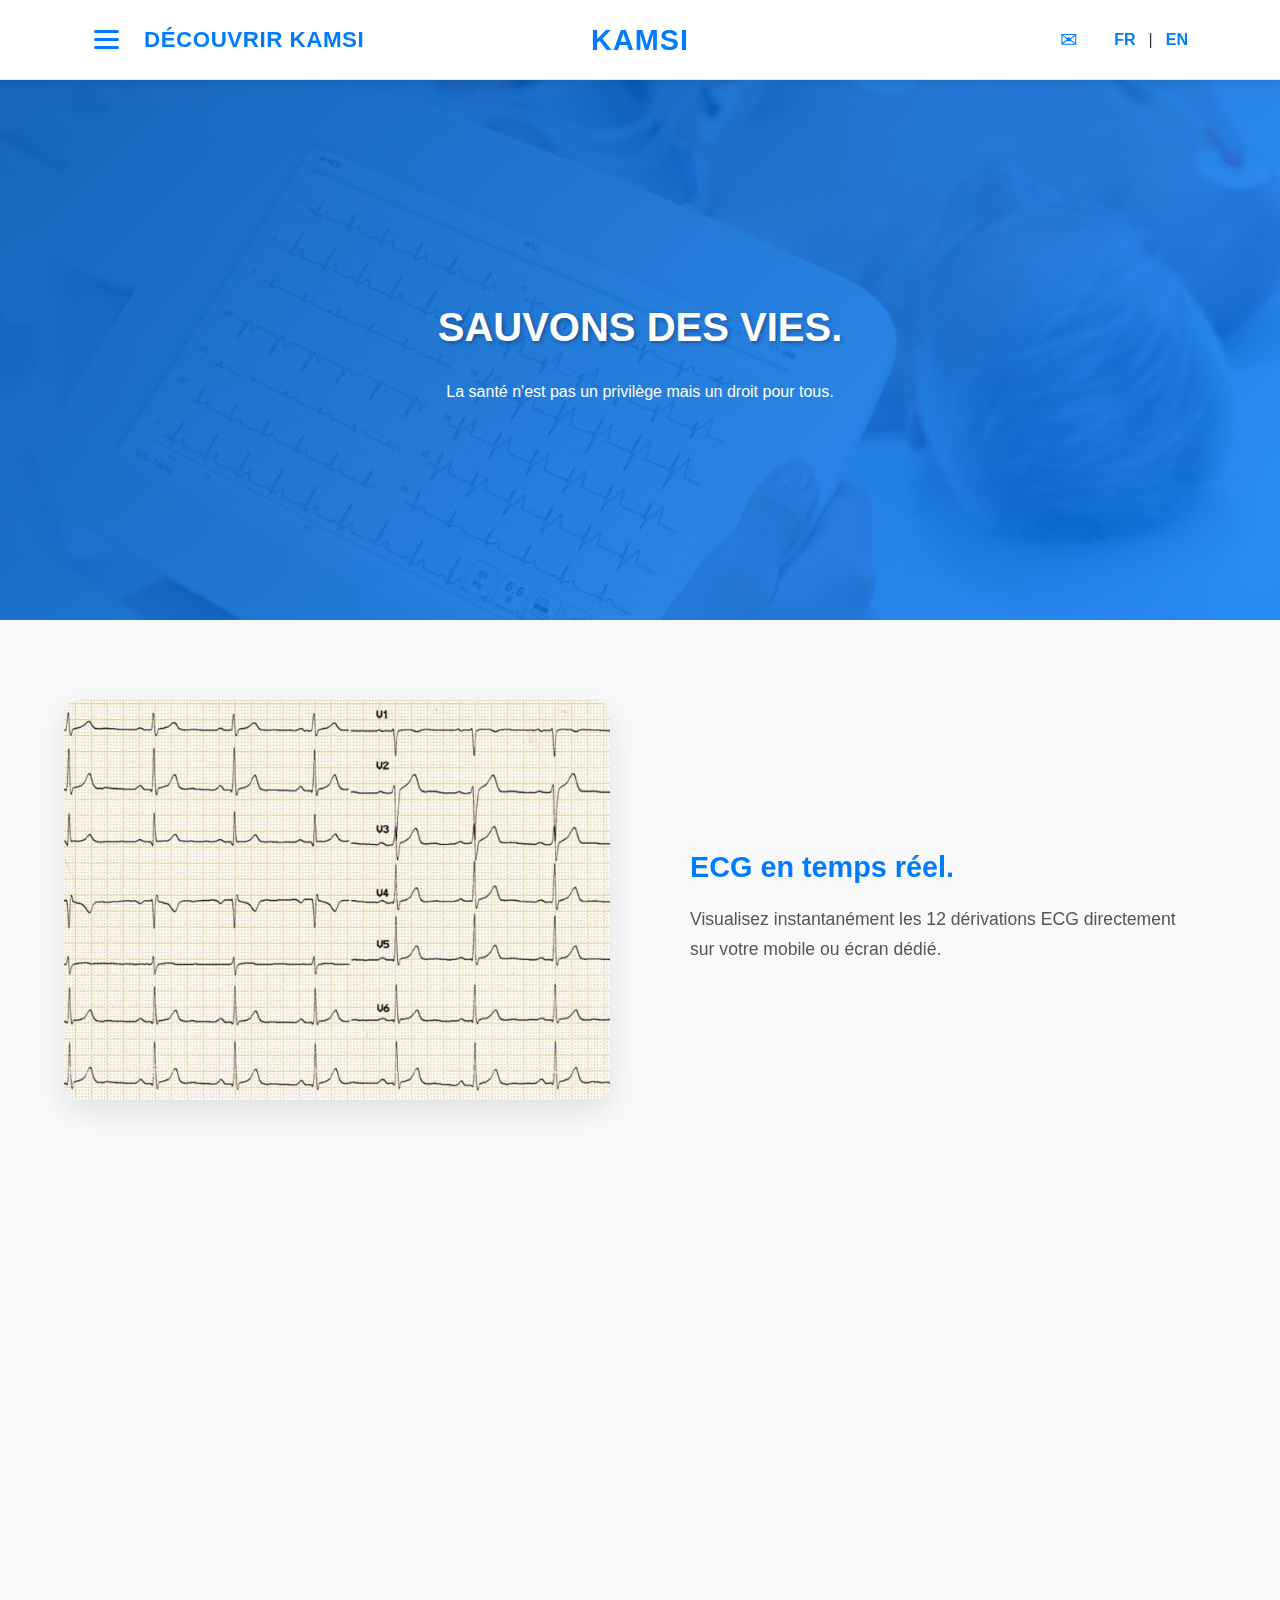
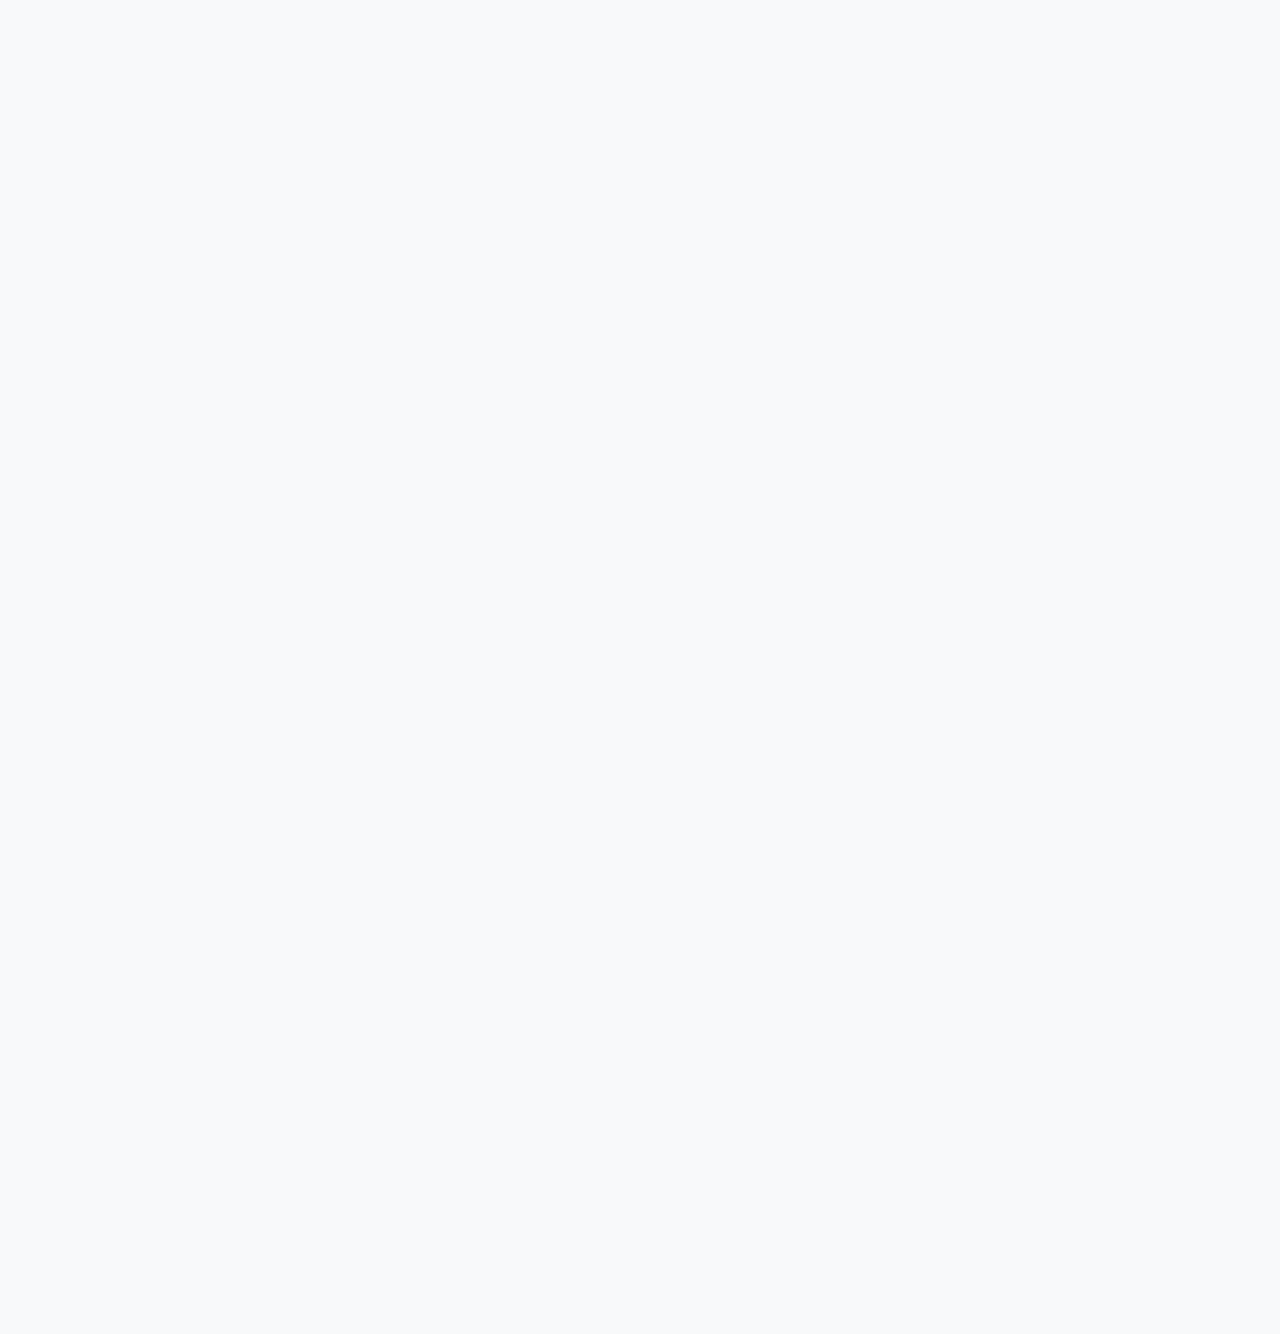
<file: index.html>
<!DOCTYPE html>
<html lang="fr">
<head>
  <meta charset="UTF-8">
  <meta name="viewport" content="width=device-width,initial-scale=1.0">
  <title>ECG Connecté – Landing Page</title>

  <!-- Liens CSS externes -->
  <link rel="stylesheet" href="https://cdn.jsdelivr.net/npm/swiper@9/swiper-bundle.min.css" />
  <link href="https://unpkg.com/aos@2.3.4/dist/aos.css" rel="stylesheet" />
  
  <!-- Feuille de style actuelle -->
  <link rel="stylesheet" href="index.css" />
  

</head>

<body>

  <!-- HEADER -->
  <header class="site-header">
    <div class="container">
      <div class="header-left">
        <!-- Icône hamburger -->
        <div class="burger-menu" onclick="toggleSidePanel()">
          <div class="bar"></div>
          <div class="bar"></div>
          <div class="bar"></div>
        </div>
        <!-- Logo à côté du burger -->
        <div class="logo">Découvrir KAMSI</div>
      </div>
      
      <!-- Logo centré -->
      <div class="logo-container">
        <div class="logo-center">KAMSI</div>
      </div>
      
      <div class="header-right">
        <!-- Liens de navigation existants -->
        <nav>
          <!-- Icône email et sélecteur de langue sur la même ligne -->
          <a href="#contact" class="email-icon" title="Coordonnées de l'entreprise">&#9993;</a>
          <div class="language-selector">
            <a href="index.html">FR</a> | <a href="index-en.html">EN</a>
          </div>
        </nav>
      </div>
    </div>
  </header>

  <!-- Panneau latéral amélioré -->
  <div id="sidePanel" class="side-panel">
    <div class="side-panel-header">
      <span class="close-btn" onclick="toggleSidePanel()">
        <div class="close-icon">
          <span></span>
          <span></span>
        </div>
      </span>
    </div>
    <div class="side-panel-content">
      <a href="index.html" class="side-link active">Accueil</a>
      <a href="register.html" class="side-link">Inscription</a>
              <a href="About.html" class="side-link">A propos</a>
      <a href="#contact" class="side-link">Contact</a>
    </div>
  </div>

  <!-- HERO -->
  <section class="hero" data-aos="fade-up">
    <div class="container">
      <h1>SAUVONS DES VIES.</h1>
      <p>La santé n'est pas un privilège mais un droit pour tous.</p>
    </div>
  </section>

  <!-- FEATURES TIMELINE -->
  <section id="features" class="features-timeline">
    <div class="container">

      <div class="timeline-item" data-aos="fade-right">
        <div class="image">
          <img src="Photo/ECG-normal-trace-1024x500.jpg" alt="ECG live">
        </div>
        <div class="text">
          <h2>ECG en temps réel.</h2>
          <p>Visualisez instantanément les 12 dérivations ECG directement sur votre mobile ou écran dédié.</p>
        </div>
      </div>

      <div class="timeline-item reverse" data-aos="fade-left">
        <div class="text">
          <h2>Données sécurisées.</h2>
          <p>La confidentialité de vos données est respectée ainsi que leur intégrité.</p>
        </div>
        <div class="image">
          <img src="Photo/OIP.webp" alt="Historique ECG">
        </div>
      </div>

      <div class="timeline-item" data-aos="fade-right">
        <div class="image">
          <img src="Photo/cardiomate-evi-10-portee02-1140x960.jpg" alt="Portabilité">
        </div>
        <div class="text">
          <h2>Portabilité & simplicité.</h2>
          <p>Design compact, autonome et compatible avec tous les environnements médicaux.</p>
        </div>
      </div>

    </div>
  </section>

  <!-- CTA BOTTOM -->
  <section class="cta-bottom" data-aos="fade-up">
    <div class="container">
      <p>ECG, partout, pour tous.<br>Rejoignez la liste d’attente.</p>
      <a href="register.html" class="btn btn-secondary">Je m’inscris</a>
    </div>
  </section>

  <!-- MODAL (inchangé) -->
  <div id="modal" class="modal">
    <div class="modal-content">
      <span id="modal-close" class="modal-close">&times;</span>
      <div id="modal-body"></div>
    </div>
  </div>

  <!-- FOOTER -->
  <footer id="contact" class="site-footer" data-aos="fade-up">
    <div class="container">
      <!-- Insérer ici les coordonnées de l'entreprise -->
      <p>© 2025 ECG Connecté. Tous droits réservés.</p>
      <p>Mentions légales | Politique de confidentialité</p>
    </div>
  </footer>

  <!-- Scripts JS -->
  <script src="https://unpkg.com/aos@2.3.4/dist/aos.js"></script>
  <script src="https://cdn.jsdelivr.net/npm/swiper@9/swiper-bundle.min.js"></script>
  <script src="index.js"></script>

  <!-- Script pour activer/désactiver le panneau latéral -->
  <script>
    function toggleSidePanel() {
      var panel = document.getElementById("sidePanel");
      panel.classList.toggle("open");
    }
  </script>
</body>
</html>
</file>
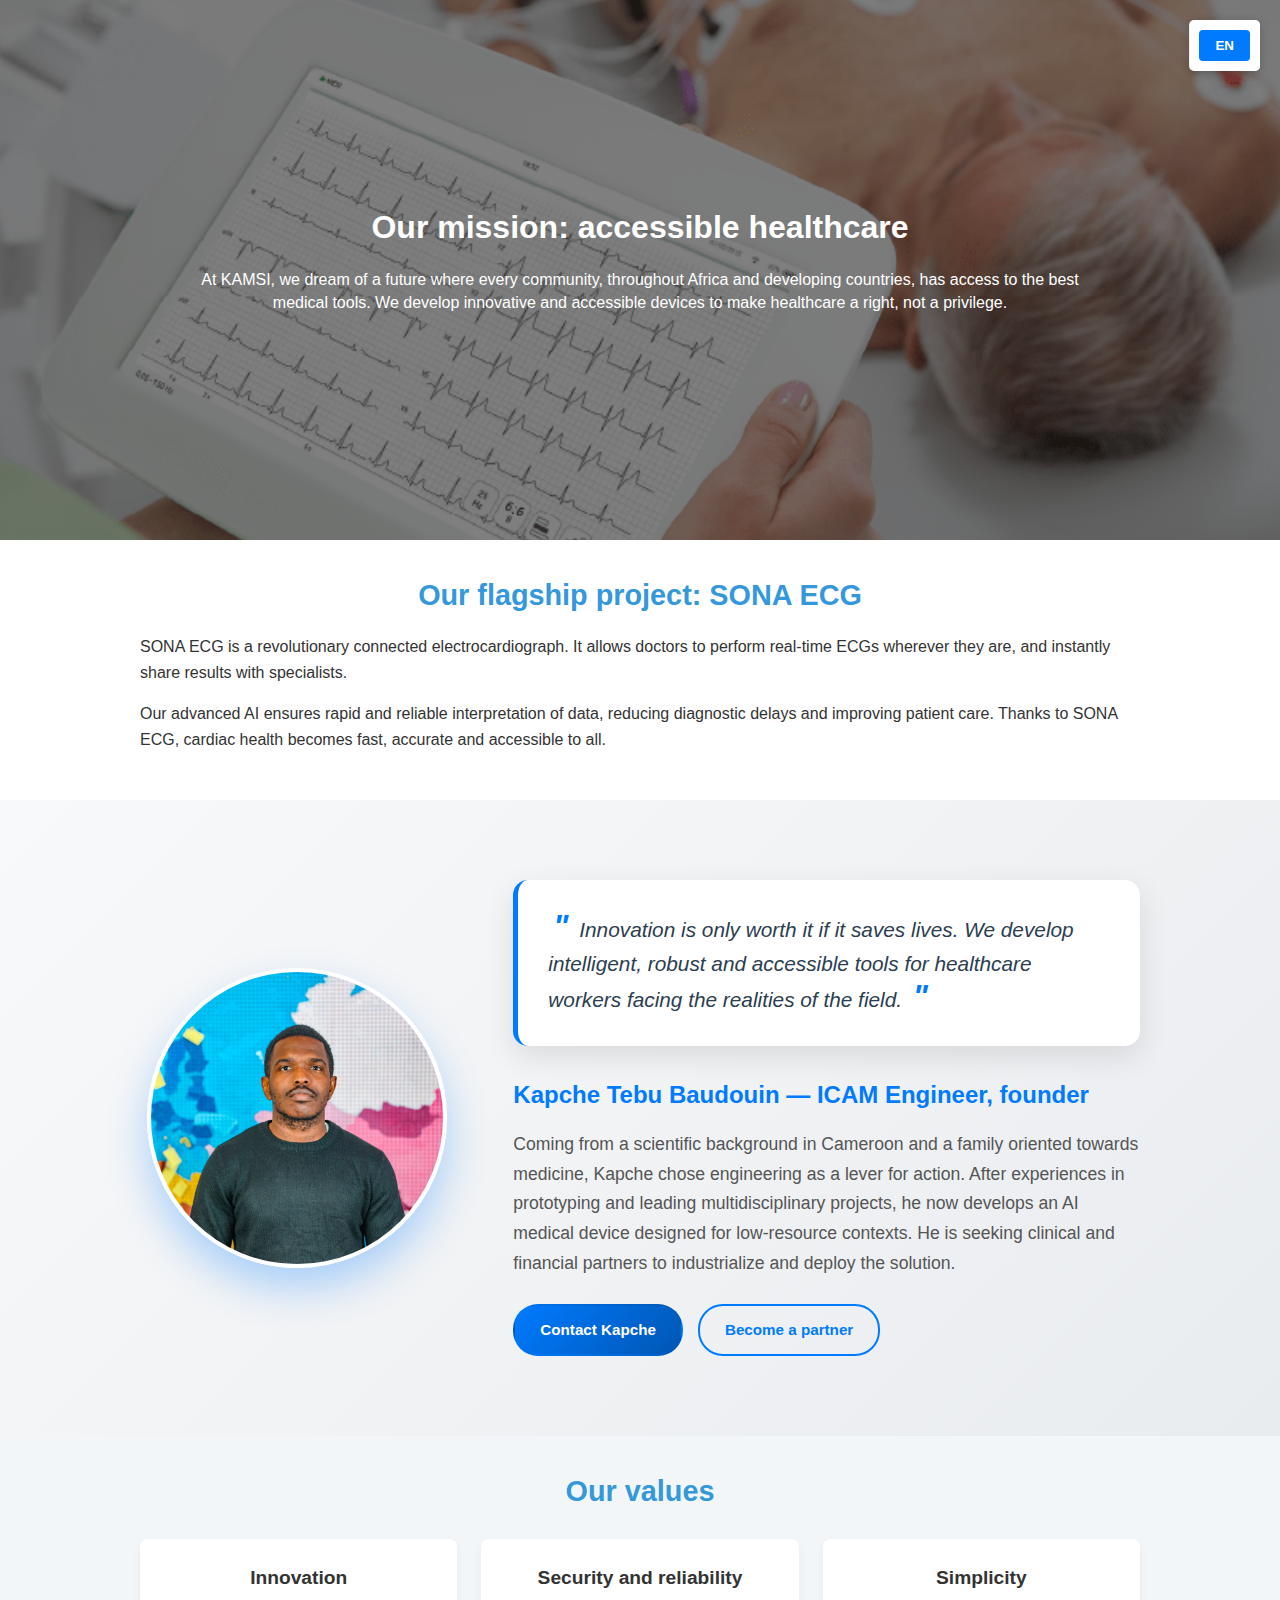
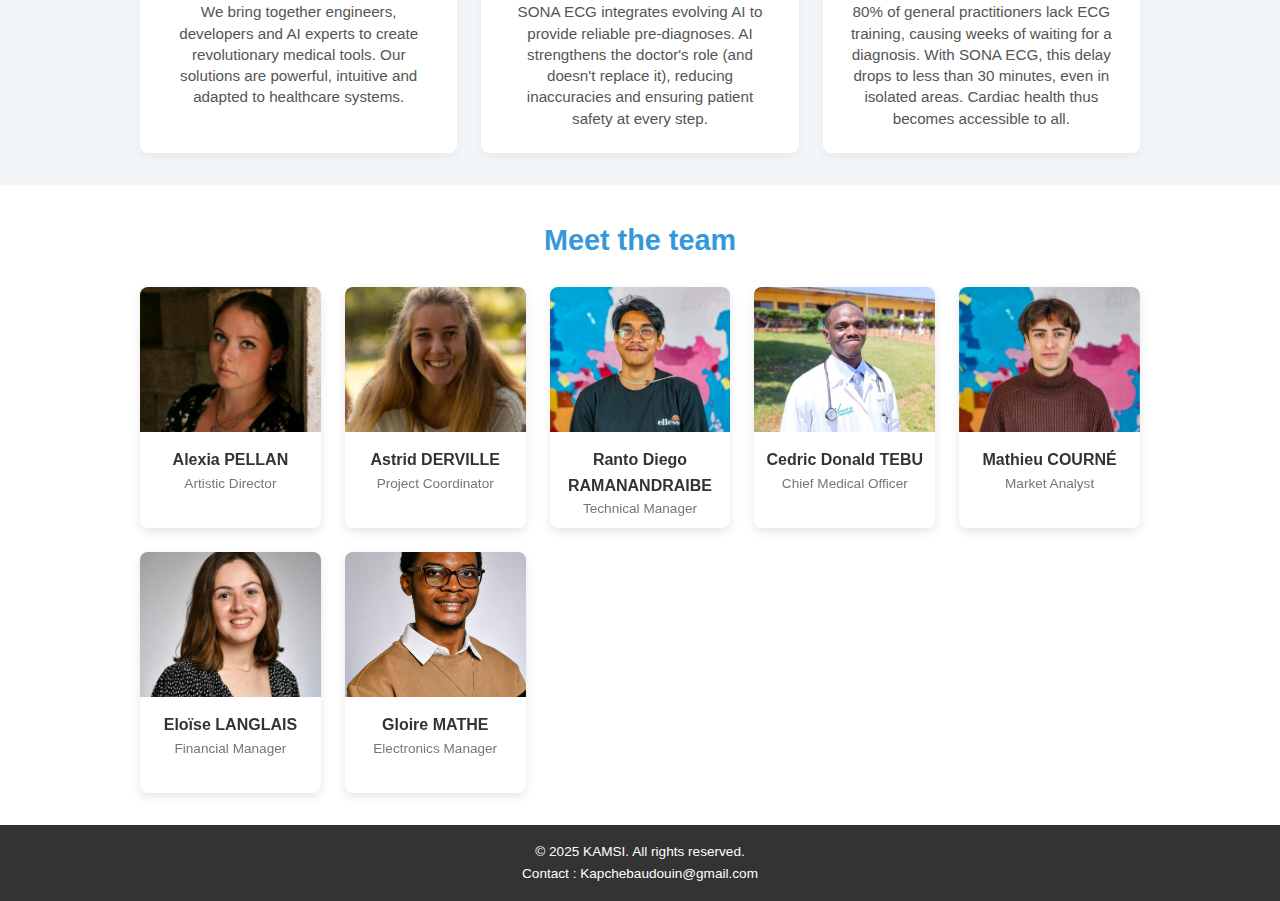
<file: About-en.html>
<!DOCTYPE html>

<html lang="en">
<head>
  <meta charset="UTF-8">
  <meta name="viewport" content="width=device-width,initial-scale=1.0">
  <title>KAMSI – About</title>
  <!-- AOS CSS pour animations -->
  <link href="A_propos.css" rel="stylesheet" />
  <!-- Font Awesome pour les icônes -->
  <link rel="stylesheet" href="A_propos.css" />
  <!-- Notre feuille de style -->
  <link rel="stylesheet" href="A_propos.css" />
</head>
<body>
  

  <!-- Hero principal -->
  <section class="hero" id="hero">
    <div class="hero-overlay"></div>
    <div class="container">
      <h1 data-aos="fade-up">Our mission: accessible healthcare</h1>
      <p data-aos="fade-up" data-aos-delay="200">
        At KAMSI, we dream of a future where every community, throughout Africa and developing countries, has access to the best medical tools. We develop innovative and accessible devices to make healthcare a right, not a privilege.
      </p>
      
    </div>
  </section>

  <!-- Section Mission -->
  <section class="mission" id="mission" data-aos="fade-up">
    <div class="container">
      <h2>Our flagship project: SONA ECG</h2>
      <p>
        SONA ECG is a revolutionary connected electrocardiograph. It allows doctors to perform real-time ECGs wherever they are, and instantly share results with specialists.
      </p>
      <p>
        Our advanced AI ensures rapid and reliable interpretation of data, reducing diagnostic delays and improving patient care. Thanks to SONA ECG, cardiac health becomes fast, accurate and accessible to all.
      </p>
    </div>
  </section>

  <!-- Section Fondateur -->
  <section id="founder" class="founder" data-aos="fade-up" data-aos-delay="100">
    <div class="container">
      <div class="founder-content">
        <div class="founder-image">
          <img src="Photo/image1.JPG" alt="Kapche Tebu Baudouin - KAMSI Founder" class="founder-photo">
        </div>
        <div class="founder-text">
          <div class="founder-quote">
            <blockquote>
              <span class="quote-mark">"</span>
              Innovation is only worth it if it saves lives. We develop intelligent, robust and accessible tools for healthcare workers facing the realities of the field.
              <span class="quote-mark">"</span>
            </blockquote>
          </div>
          <div class="founder-bio">
            <h3>Kapche Tebu Baudouin — ICAM Engineer, founder</h3>
            <p>Coming from a scientific background in Cameroon and a family oriented towards medicine, Kapche chose engineering as a lever for action. After experiences in prototyping and leading multidisciplinary projects, he now develops an AI medical device designed for low-resource contexts. He is seeking clinical and financial partners to industrialize and deploy the solution.</p>
            <div class="founder-actions">
              <a class="btn btn-primary" href="#contact">Contact Kapche</a>
              <a class="btn btn-secondary" href="#partenaires">Become a partner</a>
            </div>
          </div>
        </div>
      </div>
    </div>
  </section>

  <!-- Section Valeurs -->
  <section class="valeurs" id="valeurs" data-aos="fade-up" data-aos-delay="200">
    <div class="container">
      <h2>Our values</h2>
      <div class="valeurs-grid">
        <div class="valeur-item" data-aos="fade-right">
          <i class="fas fa-lightbulb"></i>
          <h3>Innovation</h3>
          <p>We bring together engineers, developers and AI experts to create revolutionary medical tools. Our solutions are powerful, intuitive and adapted to healthcare systems.</p>
        </div>
        <div class="valeur-item" data-aos="fade-up">
          <i class="fas fa-shield-alt"></i>
          <h3>Security and reliability</h3>
          <p>SONA ECG integrates evolving AI to provide reliable pre-diagnoses. AI strengthens the doctor's role (and doesn't replace it), reducing inaccuracies and ensuring patient safety at every step.</p>
        </div>
        <div class="valeur-item" data-aos="fade-left">
          <i class="fas fa-heartbeat"></i>
          <h3>Simplicity</h3>
          <p>80% of general practitioners lack ECG training, causing weeks of waiting for a diagnosis. With SONA ECG, this delay drops to less than 30 minutes, even in isolated areas. Cardiac health thus becomes accessible to all.</p>
        </div>
      </div>
    </div>
  </section>

  <!-- Section Équipe -->
  <section class="equipe" id="equipe" data-aos="fade-up" data-aos-delay="400">
    <div class="container">
      <h2>Meet the team</h2>
      <div class="team-grid">
        <!-- Carte du membre (exemple) -->
        <div class="card" data-aos="zoom-in">
          <div class="card-front">
            <img src="Photo/Alexia.jpeg.jpg" alt="Alexia PELLAN">
            <h3>Alexia PELLAN</h3>
            <p>Artistic Director</p>
          </div>
          <div class="card-back">
            <p>Trained in visual arts, Alexia has created a strong and consistent visual identity for our project.</p>
          </div>
        </div>
        <div class="card" data-aos="zoom-in">
          <div class="card-front">
            <img src="Photo/ASTRID.jpeg.jpg" alt="Astrid DERVILLE">
            <h3>Astrid DERVILLE</h3>
            <p>Project Coordinator</p>
          </div>
          <div class="card-back">
            <p>Rigorous orchestration: Astrid ensures team cohesion and respect for the schedule.</p>
          </div>
        </div>
        <div class="card" data-aos="zoom-in">
          <div class="card-front">
            <img src="Photo/Ranto.jpeg.jpg" alt="Ranto Diego RAMANANDRAIBE">
            <h3>Ranto Diego RAMANANDRAIBE</h3>
            <p>Technical Manager</p>
          </div>
          <div class="card-back">
            <p>Passionate engineer, Ranto transforms every idea into a reliable prototype thanks to his scientific expertise.</p>
          </div>
        </div>
        <div class="card" data-aos="zoom-in">
          <div class="card-front">
            <img src="Photo/Ced 1.jpg" alt="Cedric Donald TEBU">
            <h3>Cedric Donald TEBU</h3>
            <p>Chief Medical Officer</p>
          </div>
          <div class="card-back">
            <p>Medical doctor by training and entrepreneur who has launched three profitable services, he puts his clinical expertise and sense of innovation at the service of concrete solutions to sustainably improve the quality of care.</p>
          </div>
        </div>
        <div class="card" data-aos="zoom-in">
          <div class="card-front">
            <img src="Photo/Mathieu.jpeg.jpg" alt="Mathieu COURNÉ">
            <h3>Mathieu COURNÉ</h3>
            <p>Market Analyst</p>
          </div>
          <div class="card-back">
            <p>Gen Z and pricing expert, Mathieu anchors our ambitions in economic reality through his sharp analyses.</p>
          </div>
        </div>
        <div class="card" data-aos="zoom-in">
          <div class="card-front">
            <img src="Photo/WhatsApp Image 2025-07-15 à 13.49.15_09ddbc73.jpg" alt="Eloïse LANGLAIS">
            <h3>Eloïse LANGLAIS</h3>
            <p>Financial Manager</p>
          </div>
          <div class="card-back">
            <p>Budgetary rigor: Eloïse ensures financial stability and anticipates needs to advance the project serenely.</p>
          </div>
        </div>
        <div class="card" data-aos="zoom-in">
          <div class="card-front">
            <img src="Photo/WhatsApp Image 2025-05-21 à 17.37.24_35b27d47.jpg" alt="Gloire MATHE">
            <h3>Gloire MATHE</h3>
            <p>Electronics Manager</p>
          </div>
          <div class="card-back">
            <p>Electronic architect, Gloire transforms every constraint into a reliable and high-performance hardware solution.</p>
          </div>
        </div>
      </div>
    </div>
  </section>

  <!-- Footer -->
  <footer id="contact" class="site-footer" data-aos="fade-up" data-aos-delay="600">
    <div class="container">
      <p>© 2025 KAMSI. All rights reserved.</p>
      <p>Contact : Kapchebaudouin@gmail.com</p>
    </div>
  </footer>

  <!-- JS : AOS et initialisation -->
  <script src="about.js"></script>
  <script src="language-switcher.js"></script>
  <script>
    AOS.init({ duration: 800, once: true });
  </script>
</body>
</html>
</file>
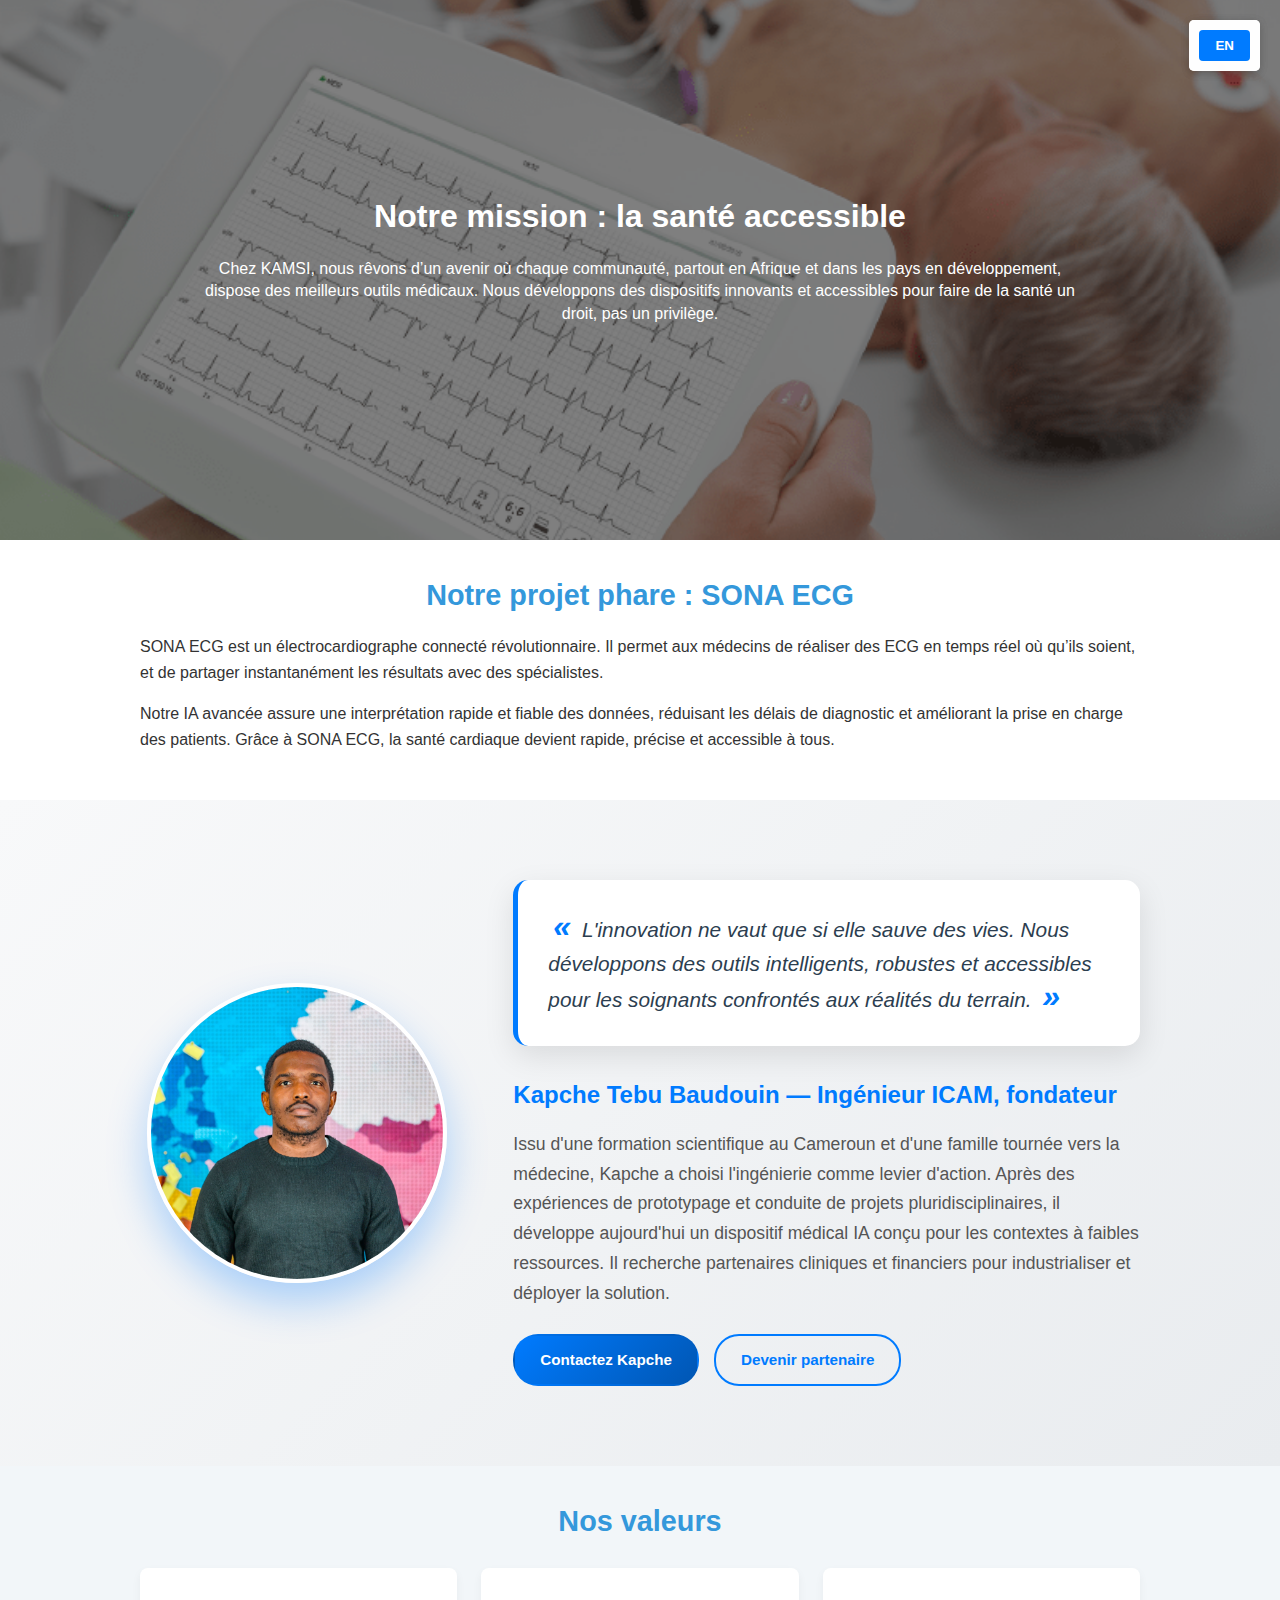
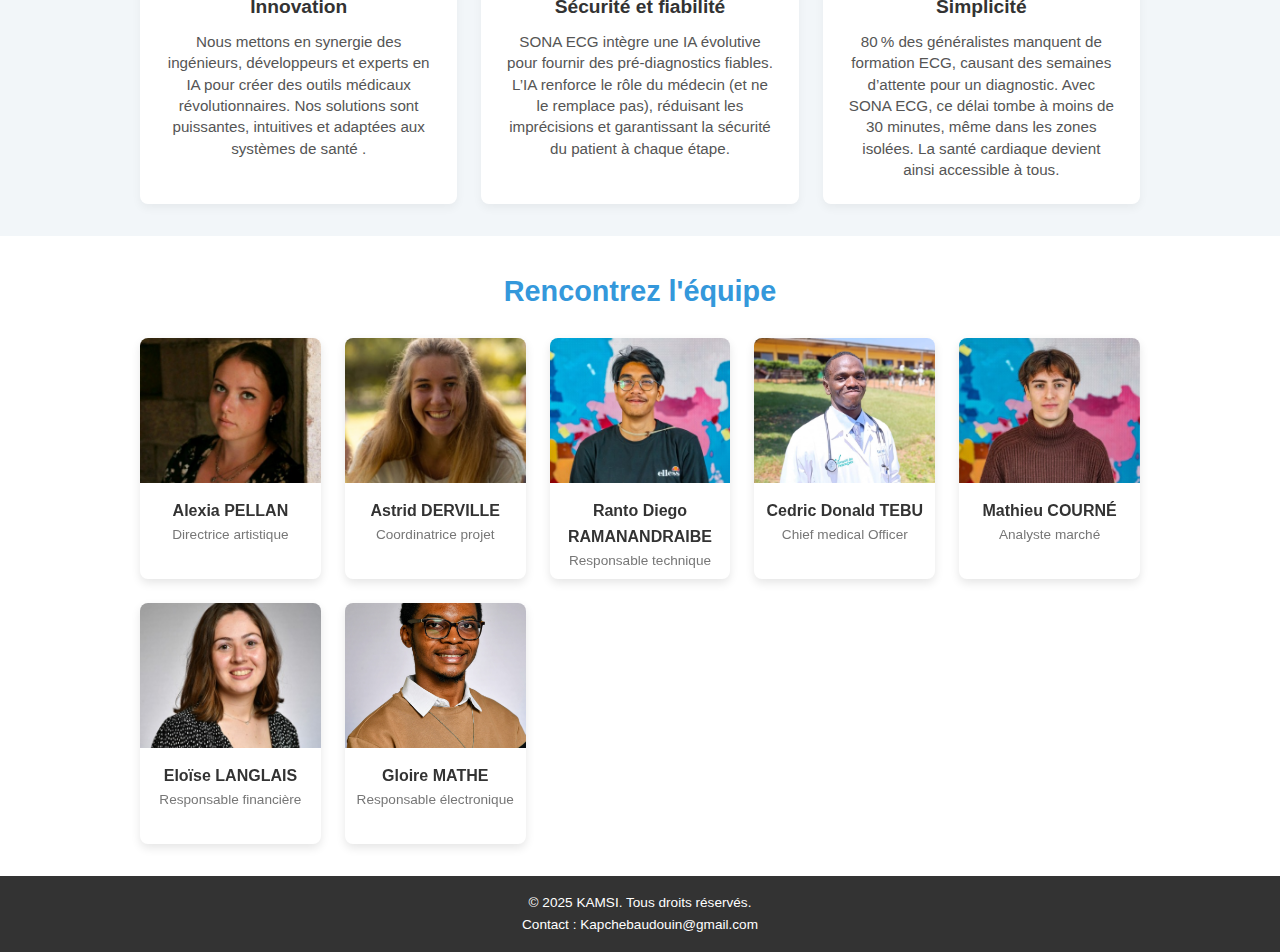
<file: About.html>
<!DOCTYPE html>

<html lang="fr">
<head>
  <meta charset="UTF-8">
  <meta name="viewport" content="width=device-width,initial-scale=1.0">
  <title>KAMSI – À propos</title>
  <!-- AOS CSS pour animations -->
  <link href="A_propos.css" rel="stylesheet" />
  <!-- Font Awesome pour les icônes -->
  <link rel="stylesheet" href="A_propos.css" />
  <!-- Notre feuille de style -->
  <link rel="stylesheet" href="A_propos.css" />
</head>
<body>
  

  <!-- Hero principal -->
  <section class="hero" id="hero">
    <div class="hero-overlay"></div>
    <div class="container">
      <h1 data-aos="fade-up">Notre mission : la santé accessible</h1>
      <p data-aos="fade-up" data-aos-delay="200">
        Chez KAMSI, nous rêvons d’un avenir où chaque communauté, partout en Afrique et dans les pays en développement, dispose des meilleurs outils médicaux. Nous développons des dispositifs innovants et accessibles pour faire de la santé un droit, pas un privilège.
      </p>
      
    </div>
  </section>

  <!-- Section Mission -->
  <section class="mission" id="mission" data-aos="fade-up">
    <div class="container">
      <h2>Notre projet phare : SONA ECG</h2>
      <p>
        SONA ECG est un électrocardiographe connecté révolutionnaire. Il permet aux médecins de réaliser des ECG en temps réel où qu’ils soient, et de partager instantanément les résultats avec des spécialistes. 
      </p>
      <p>
        Notre IA avancée assure une interprétation rapide et fiable des données, réduisant les délais de diagnostic et améliorant la prise en charge des patients. Grâce à SONA ECG, la santé cardiaque devient rapide, précise et accessible à tous.
      </p>
    </div>
  </section>

  <!-- Section Fondateur -->
  <section id="founder" class="founder" data-aos="fade-up" data-aos-delay="100">
    <div class="container">
      <div class="founder-content">
        <div class="founder-image">
          <img src="Photo/image1.JPG" alt="Kapche Tebu Baudouin - Fondateur de KAMSI" class="founder-photo">
        </div>
        <div class="founder-text">
          <div class="founder-quote">
            <blockquote>
              <span class="quote-mark">«</span>
              L'innovation ne vaut que si elle sauve des vies. Nous développons des outils intelligents, robustes et accessibles pour les soignants confrontés aux réalités du terrain.
              <span class="quote-mark">»</span>
            </blockquote>
          </div>
          <div class="founder-bio">
            <h3>Kapche Tebu Baudouin — Ingénieur ICAM, fondateur</h3>
            <p>Issu d'une formation scientifique au Cameroun et d'une famille tournée vers la médecine, Kapche a choisi l'ingénierie comme levier d'action. Après des expériences de prototypage et conduite de projets pluridisciplinaires, il développe aujourd'hui un dispositif médical IA conçu pour les contextes à faibles ressources. Il recherche partenaires cliniques et financiers pour industrialiser et déployer la solution.</p>
            <div class="founder-actions">
              <a class="btn btn-primary" href="#contact">Contactez Kapche</a>
              <a class="btn btn-secondary" href="#partenaires">Devenir partenaire</a>
            </div>
          </div>
        </div>
      </div>
    </div>
  </section>

  <!-- Section Valeurs -->
  <section class="valeurs" id="valeurs" data-aos="fade-up" data-aos-delay="200">
    <div class="container">
      <h2>Nos valeurs</h2>
      <div class="valeurs-grid">
        <div class="valeur-item" data-aos="fade-right">
          <i class="fas fa-lightbulb"></i>
          <h3>Innovation</h3>
          <p>Nous mettons en synergie des ingénieurs, développeurs et experts en IA pour créer des outils médicaux révolutionnaires. Nos solutions sont puissantes, intuitives et adaptées aux systèmes de santé .</p>
        </div>
        <div class="valeur-item" data-aos="fade-up">
          <i class="fas fa-shield-alt"></i>
          <h3>Sécurité et fiabilité</h3>
          <p>SONA ECG intègre une IA évolutive pour fournir des pré-diagnostics fiables. L’IA renforce le rôle du médecin (et ne le remplace pas), réduisant les imprécisions et garantissant la sécurité du patient à chaque étape.</p>
        </div>
        <div class="valeur-item" data-aos="fade-left">
          <i class="fas fa-heartbeat"></i>
          <h3>Simplicité</h3>
          <p>80 % des généralistes manquent de formation ECG, causant des semaines d’attente pour un diagnostic. Avec SONA ECG, ce délai tombe à moins de 30 minutes, même dans les zones isolées. La santé cardiaque devient ainsi accessible à tous.</p>
        </div>
      </div>
    </div>
  </section>

  <!-- Section Équipe -->
  <section class="equipe" id="equipe" data-aos="fade-up" data-aos-delay="400">
    <div class="container">
      <h2>Rencontrez l'équipe</h2>
      <div class="team-grid">
        <!-- Carte du membre (exemple) -->
        <div class="card" data-aos="zoom-in">
          <div class="card-front">
            <img src="Photo/Alexia.jpeg.jpg" alt="Alexia PELLAN">
            <h3>Alexia PELLAN</h3>
            <p>Directrice artistique</p>
          </div>
          <div class="card-back">
            <p>Formée aux arts visuels, Alexia a créé une identité visuelle forte et cohérente pour notre projet.</p>
          </div>
        </div>
        <div class="card" data-aos="zoom-in">
          <div class="card-front">
            <img src="Photo/ASTRID.jpeg.jpg" alt="Astrid DERVILLE">
            <h3>Astrid DERVILLE</h3>
            <p>Coordinatrice projet</p>
          </div>
          <div class="card-back">
            <p>Orchestration rigoureuse : Astrid veille à la cohésion de l'équipe et au respect du planning.</p>
          </div>
        </div>
        <div class="card" data-aos="zoom-in">
          <div class="card-front">
            <img src="Photo/Ranto.jpeg.jpg" alt="Ranto Diego RAMANANDRAIBE">
            <h3>Ranto Diego RAMANANDRAIBE</h3>
            <p>Responsable technique</p>
          </div>
          <div class="card-back">
            <p>Ingénieur passionné, Ranto transforme chaque idée en prototype fiable grâce à son expertise scientifique.</p>
          </div>
        </div>
        <div class="card" data-aos="zoom-in">
          <div class="card-front">
            <img src="Photo/Ced 1.jpg" alt="Cedric Donald TEBU">
            <h3>Cedric Donald TEBU</h3>
            <p>Chief medical Officer</p>
          </div>
          <div class="card-back">
            <p>Médecin de formation et entrepreneure ayant lancé trois services rentables, elle met son expertise clinique et son sens de l'innovation au service de solutions concrètes pour améliorer durablement la qualité des soins.</p>
          </div>
        </div>
        <div class="card" data-aos="zoom-in">
          <div class="card-front">
            <img src="Photo/Mathieu.jpeg.jpg" alt="Mathieu COURNÉ">
            <h3>Mathieu COURNÉ</h3>
            <p>Analyste marché</p>
          </div>
          <div class="card-back">
            <p>Expert Gen Z et pricing, Mathieu ancre nos ambitions dans la réalité économique par ses analyses pointues.</p>
          </div>
        </div>
        <div class="card" data-aos="zoom-in">
          <div class="card-front">
            <img src="Photo/WhatsApp Image 2025-07-15 à 13.49.15_09ddbc73.jpg" alt="Eloïse LANGLAIS">
            <h3>Eloïse LANGLAIS</h3>
            <p>Responsable financière</p>
          </div>
          <div class="card-back">
            <p>Rigueur budgétaire : Eloïse assure la stabilité financière et anticipe les besoins pour faire avancer le projet sereinement.</p>
          </div>
        </div>
        <div class="card" data-aos="zoom-in">
          <div class="card-front">
            <img src="Photo/WhatsApp Image 2025-05-21 à 17.37.24_35b27d47.jpg" alt="Gloire MATHE">
            <h3>Gloire MATHE</h3>
            <p>Responsable électronique</p>
          </div>
          <div class="card-back">
            <p>Architecte électronique, Gloire transforme chaque contrainte en solution matérielle fiable et performante.</p>
          </div>
        </div>
      </div>
    </div>
  </section>

  <!-- Footer -->
  <footer id="contact" class="site-footer" data-aos="fade-up" data-aos-delay="600">
    <div class="container">
      <p>© 2025 KAMSI. Tous droits réservés.</p>
      <p>Contact : Kapchebaudouin@gmail.com</p>
    </div>
  </footer>

  <!-- JS : AOS et initialisation -->
  <script src="about.js"></script>
  <script src="language-switcher.js"></script>
  <script>
    AOS.init({ duration: 800, once: true });
  </script>
</body>
</html>
</file>
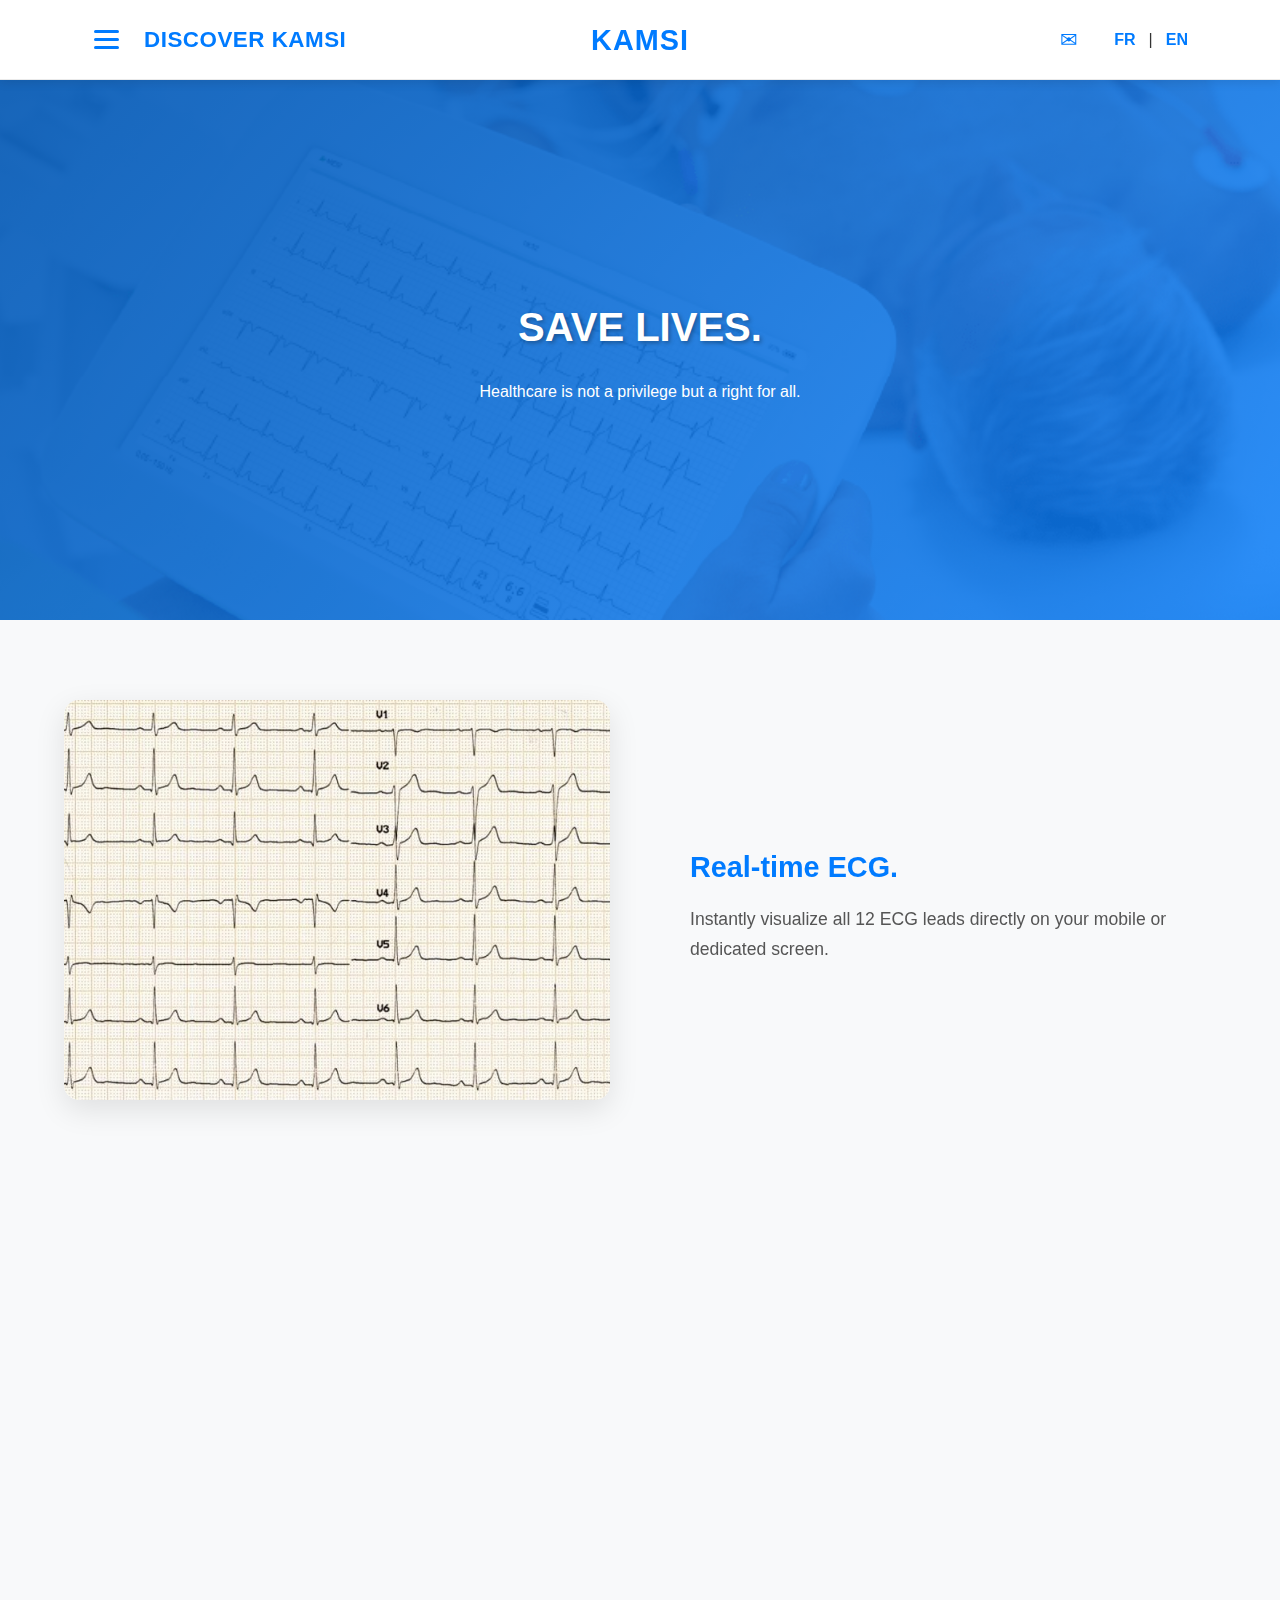
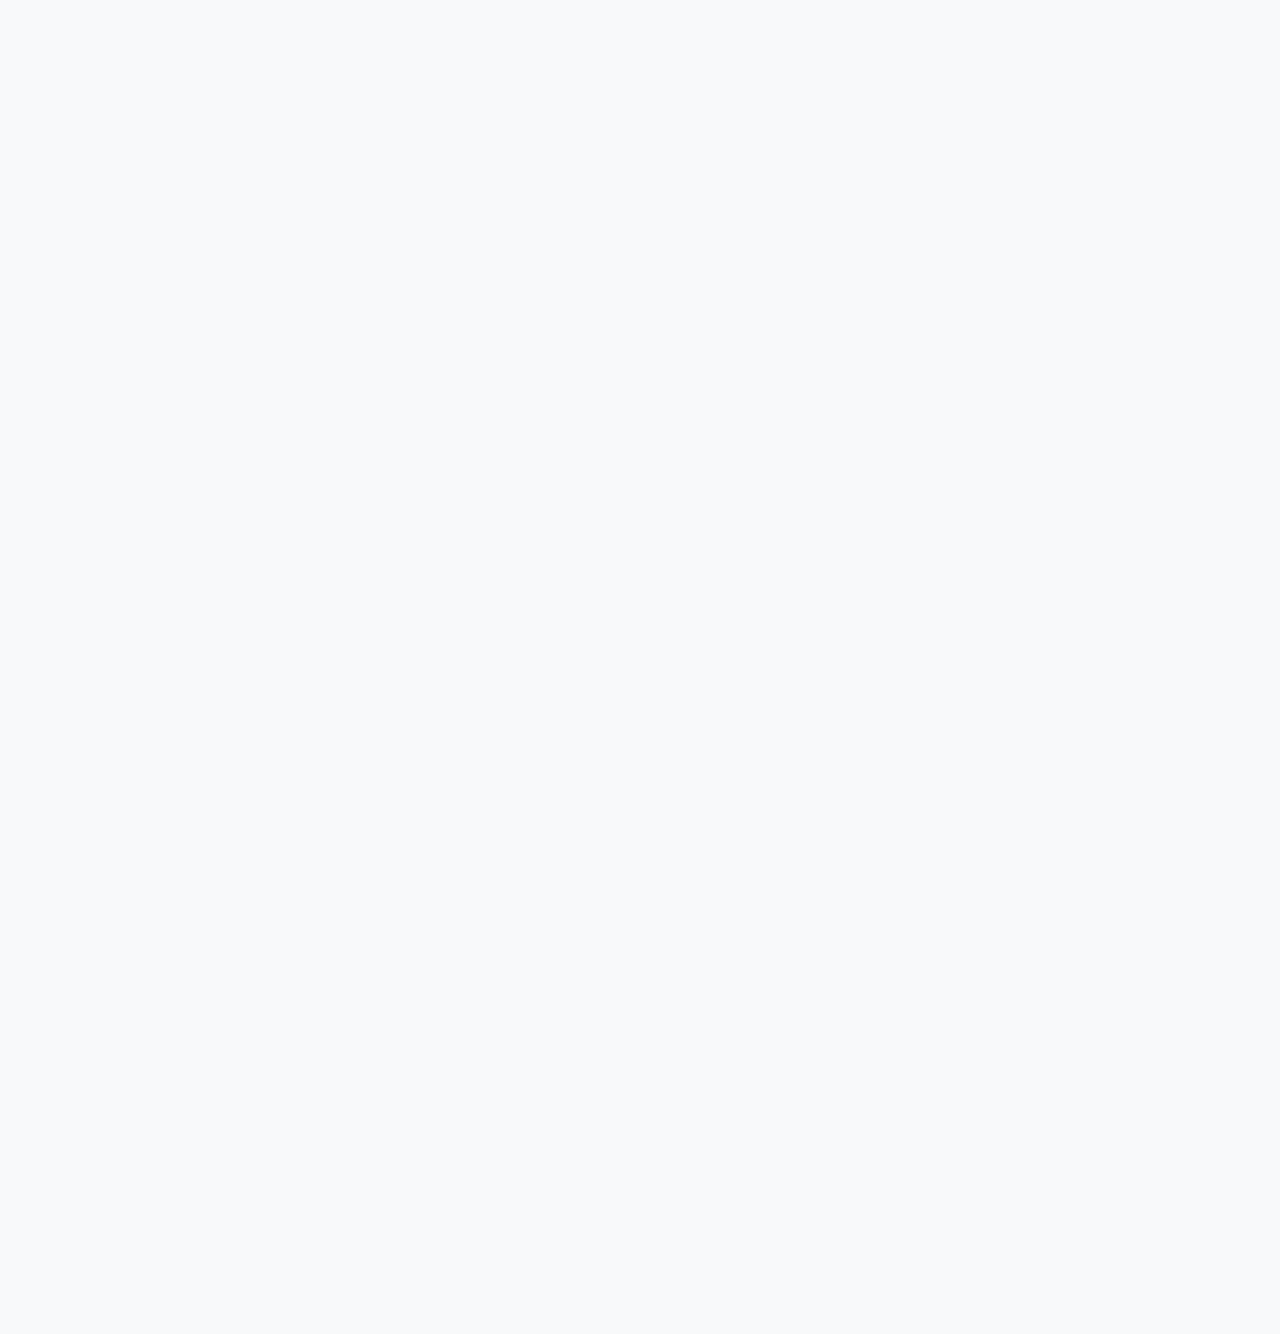
<file: index-en.html>
<!DOCTYPE html>
<html lang="en">
<head>
  <meta charset="UTF-8">
  <meta name="viewport" content="width=device-width,initial-scale=1.0">
  <title>Connected ECG – Landing Page</title>

  <!-- External CSS links -->
  <link rel="stylesheet" href="https://cdn.jsdelivr.net/npm/swiper@9/swiper-bundle.min.css" />
  <link href="https://unpkg.com/aos@2.3.4/dist/aos.css" rel="stylesheet" />
  
  <!-- Current stylesheet -->
  <link rel="stylesheet" href="index.css" />
  
</head>

<body>

  <!-- HEADER -->
  <header class="site-header">
    <div class="container">
      <div class="header-left">
        <!-- Hamburger icon -->
        <div class="burger-menu" onclick="toggleSidePanel()">
          <div class="bar"></div>
          <div class="bar"></div>
          <div class="bar"></div>
        </div>
        <!-- Logo next to burger -->
        <div class="logo">Discover KAMSI</div>
      </div>
      
      <!-- Centered logo -->
      <div class="logo-container">
        <div class="logo-center">KAMSI</div>
      </div>
      
      <div class="header-right">
        <!-- Existing navigation links -->
        <nav>
          <!-- Email icon and language selector on the same line -->
          <a href="#contact" class="email-icon" title="Company contact information">&#9993;</a>
          <div class="language-selector">
            <a href="index.html">FR</a> | <a href="index-en.html">EN</a>
          </div>
        </nav>
      </div>
    </div>
  </header>

  <!-- Improved side panel -->
  <div id="sidePanel" class="side-panel">
    <div class="side-panel-header">
      <span class="close-btn" onclick="toggleSidePanel()">
        <div class="close-icon">
          <span></span>
          <span></span>
        </div>
      </span>
    </div>
    <div class="side-panel-content">
      <a href="index-en.html" class="side-link active">Home</a>
      <a href="register-en.html" class="side-link">Registration</a>
      <a href="About-en.html" class="side-link">About</a>
      <a href="#contact" class="side-link">Contact</a>
    </div>
  </div>

  <!-- HERO -->
  <section class="hero" data-aos="fade-up">
    <div class="container">
      <h1>SAVE LIVES.</h1>
      <p>Healthcare is not a privilege but a right for all.</p>
    </div>
  </section>

  <!-- FEATURES TIMELINE -->
  <section id="features" class="features-timeline">
    <div class="container">

      <div class="timeline-item" data-aos="fade-right">
        <div class="image">
          <img src="Photo/ECG-normal-trace-1024x500.jpg" alt="ECG live">
        </div>
        <div class="text">
          <h2>Real-time ECG.</h2>
          <p>Instantly visualize all 12 ECG leads directly on your mobile or dedicated screen.</p>
        </div>
      </div>

      <div class="timeline-item reverse" data-aos="fade-left">
        <div class="text">
          <h2>Secure data.</h2>
          <p>Your data confidentiality is respected as well as its integrity.</p>
        </div>
        <div class="image">
          <img src="Photo/OIP.webp" alt="ECG History">
        </div>
      </div>

      <div class="timeline-item" data-aos="fade-right">
        <div class="image">
          <img src="Photo/cardiomate-evi-10-portee02-1140x960.jpg" alt="Portability">
        </div>
        <div class="text">
          <h2>Portability & simplicity.</h2>
          <p>Compact design, autonomous and compatible with all medical environments.</p>
        </div>
      </div>

    </div>
  </section>

  <!-- CTA BOTTOM -->
  <section class="cta-bottom" data-aos="fade-up">
    <div class="container">
      <p>ECG, everywhere, for everyone.<br>Join the waiting list.</p>
      <a href="register-en.html" class="btn btn-secondary">I register</a>
    </div>
  </section>

  <!-- MODAL (unchanged) -->
  <div id="modal" class="modal">
    <div class="modal-content">
      <span id="modal-close" class="modal-close">&times;</span>
      <div id="modal-body"></div>
    </div>
  </div>

  <!-- FOOTER -->
  <footer id="contact" class="site-footer" data-aos="fade-up">
    <div class="container">
      <!-- Insert company contact information here -->
      <p>© 2025 Connected ECG. All rights reserved.</p>
      <p>Legal Notice | Privacy Policy</p>
    </div>
  </footer>

  <!-- JS Scripts -->
  <script src="https://unpkg.com/aos@2.3.4/dist/aos.js"></script>
  <script src="https://cdn.jsdelivr.net/npm/swiper@9/swiper-bundle.min.js"></script>
  <script src="index.js"></script>

  <!-- Script to activate/deactivate side panel -->
  <script>
    function toggleSidePanel() {
      var panel = document.getElementById("sidePanel");
      panel.classList.toggle("open");
    }
  </script>
</body>
</html>
</file>
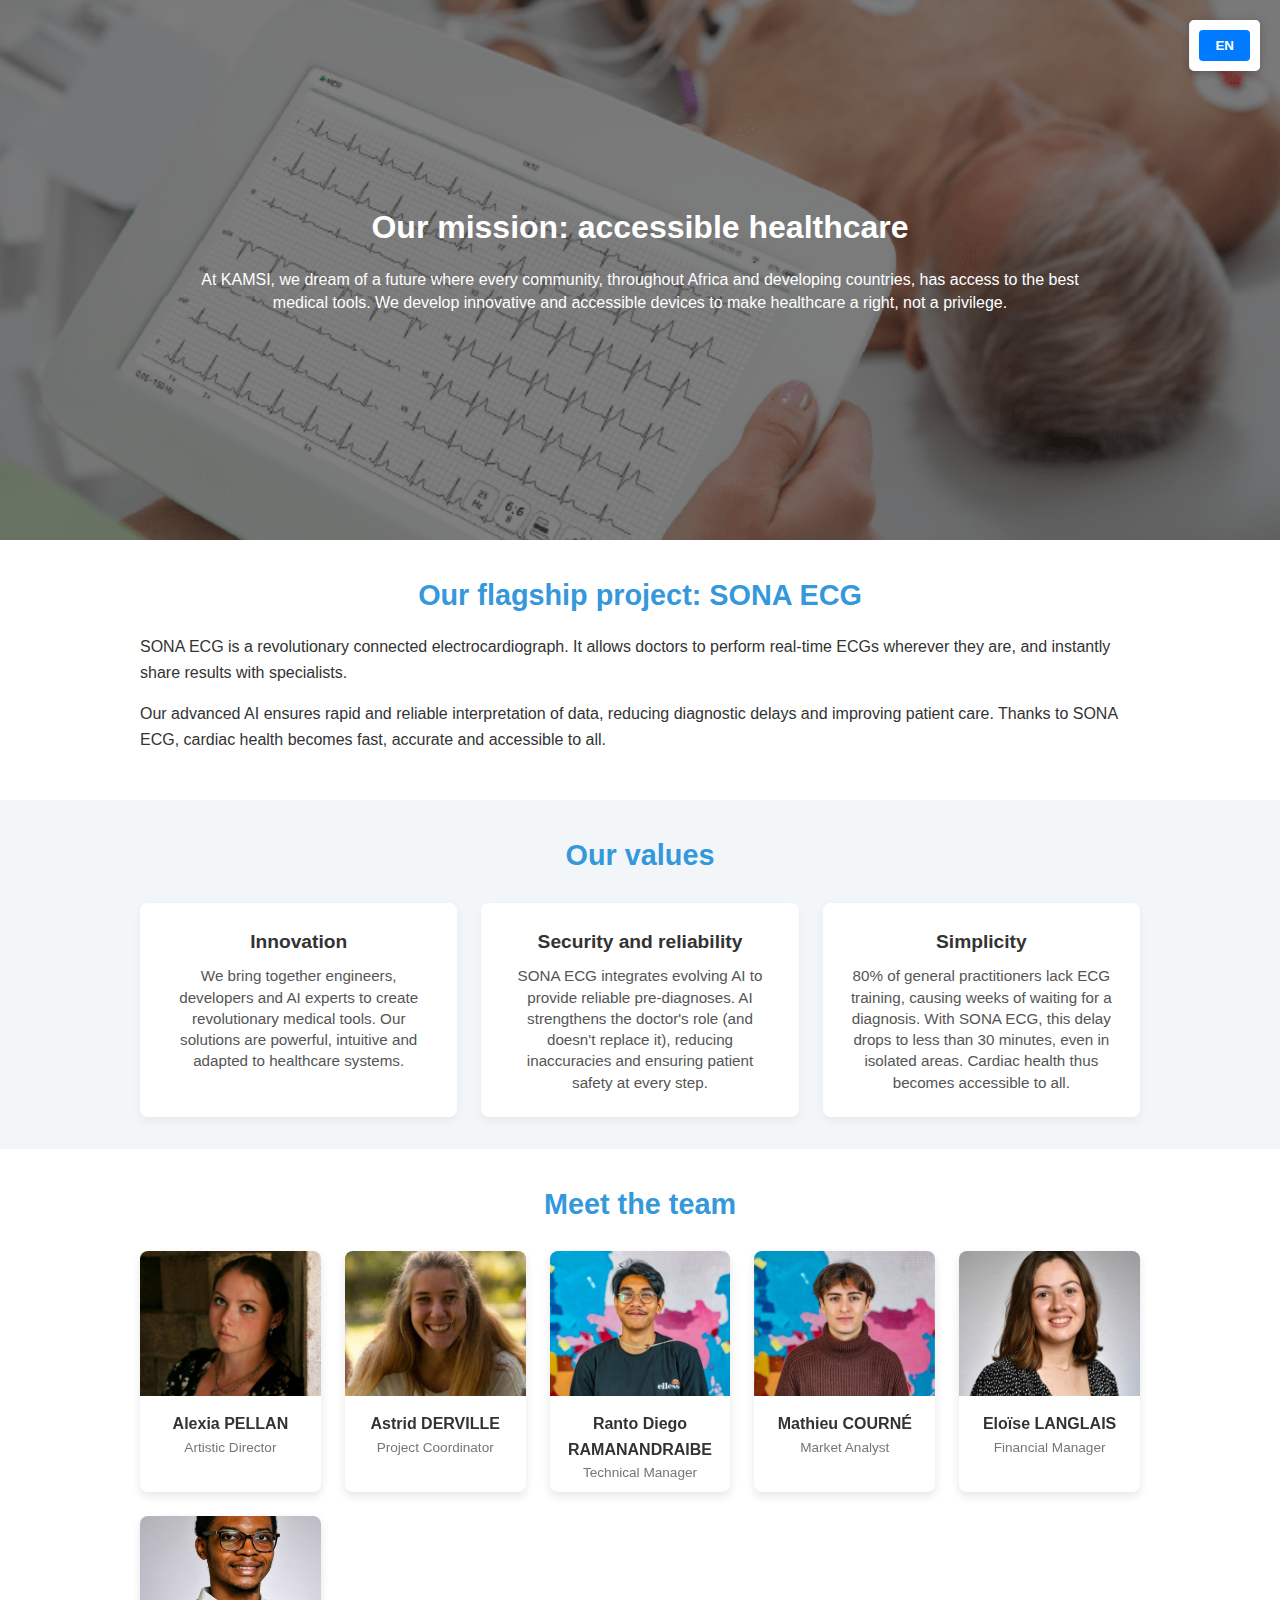
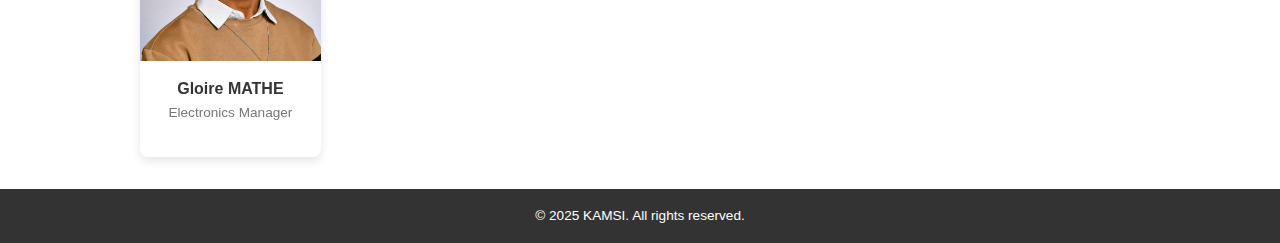
<file: Login-en.html>
<!DOCTYPE html>

<html lang="en">
<head>
  <meta charset="UTF-8">
  <meta name="viewport" content="width=device-width,initial-scale=1.0">
  <title>KAMSI – About</title>
  <!-- AOS CSS pour animations -->
  <link href="A_propos.css" rel="stylesheet" />
  <!-- Font Awesome pour les icônes -->
  <link rel="stylesheet" href="A_propos.css" />
  <!-- Notre feuille de style -->
  <link rel="stylesheet" href="A_propos.css" />
</head>
<body>
  

  <!-- Hero principal -->
  <section class="hero" id="hero">
    <div class="hero-overlay"></div>
    <div class="container">
      <h1 data-aos="fade-up">Our mission: accessible healthcare</h1>
      <p data-aos="fade-up" data-aos-delay="200">
        At KAMSI, we dream of a future where every community, throughout Africa and developing countries, has access to the best medical tools. We develop innovative and accessible devices to make healthcare a right, not a privilege.
      </p>
      
    </div>
  </section>

  <!-- Section Mission -->
  <section class="mission" id="mission" data-aos="fade-up">
    <div class="container">
      <h2>Our flagship project: SONA ECG</h2>
      <p>
        SONA ECG is a revolutionary connected electrocardiograph. It allows doctors to perform real-time ECGs wherever they are, and instantly share results with specialists.
      </p>
      <p>
        Our advanced AI ensures rapid and reliable interpretation of data, reducing diagnostic delays and improving patient care. Thanks to SONA ECG, cardiac health becomes fast, accurate and accessible to all.
      </p>
    </div>
  </section>

  <!-- Section Valeurs -->
  <section class="valeurs" id="valeurs" data-aos="fade-up" data-aos-delay="200">
    <div class="container">
      <h2>Our values</h2>
      <div class="valeurs-grid">
        <div class="valeur-item" data-aos="fade-right">
          <i class="fas fa-lightbulb"></i>
          <h3>Innovation</h3>
          <p>We bring together engineers, developers and AI experts to create revolutionary medical tools. Our solutions are powerful, intuitive and adapted to healthcare systems.</p>
        </div>
        <div class="valeur-item" data-aos="fade-up">
          <i class="fas fa-shield-alt"></i>
          <h3>Security and reliability</h3>
          <p>SONA ECG integrates evolving AI to provide reliable pre-diagnoses. AI strengthens the doctor's role (and doesn't replace it), reducing inaccuracies and ensuring patient safety at every step.</p>
        </div>
        <div class="valeur-item" data-aos="fade-left">
          <i class="fas fa-heartbeat"></i>
          <h3>Simplicity</h3>
          <p>80% of general practitioners lack ECG training, causing weeks of waiting for a diagnosis. With SONA ECG, this delay drops to less than 30 minutes, even in isolated areas. Cardiac health thus becomes accessible to all.</p>
        </div>
      </div>
    </div>
  </section>

  <!-- Section Équipe -->
  <section class="equipe" id="equipe" data-aos="fade-up" data-aos-delay="400">
    <div class="container">
      <h2>Meet the team</h2>
      <div class="team-grid">
        <!-- Carte du membre (exemple) -->
        <div class="card" data-aos="zoom-in">
          <div class="card-front">
            <img src="Photo/Alexia.jpeg.jpg" alt="Alexia PELLAN">
            <h3>Alexia PELLAN</h3>
            <p>Artistic Director</p>
          </div>
          <div class="card-back">
            <p>Trained in visual arts, Alexia has created a strong and consistent visual identity for our project.</p>
          </div>
        </div>
        <div class="card" data-aos="zoom-in">
          <div class="card-front">
            <img src="Photo/ASTRID.jpeg.jpg" alt="Astrid DERVILLE">
            <h3>Astrid DERVILLE</h3>
            <p>Project Coordinator</p>
          </div>
          <div class="card-back">
            <p>Rigorous orchestration: Astrid ensures team cohesion and respect for the schedule.</p>
          </div>
        </div>
        <div class="card" data-aos="zoom-in">
          <div class="card-front">
            <img src="Photo/Ranto.jpeg.jpg" alt="Ranto Diego RAMANANDRAIBE">
            <h3>Ranto Diego RAMANANDRAIBE</h3>
            <p>Technical Manager</p>
          </div>
          <div class="card-back">
            <p>Passionate engineer, Ranto transforms every idea into a reliable prototype thanks to his scientific expertise.</p>
          </div>
        </div>
        <div class="card" data-aos="zoom-in">
          <div class="card-front">
            <img src="Photo/Mathieu.jpeg.jpg" alt="Mathieu COURNÉ">
            <h3>Mathieu COURNÉ</h3>
            <p>Market Analyst</p>
          </div>
          <div class="card-back">
            <p>Gen Z and pricing expert, Mathieu anchors our ambitions in economic reality through his sharp analyses.</p>
          </div>
        </div>
        <div class="card" data-aos="zoom-in">
          <div class="card-front">
            <img src="Photo/WhatsApp Image 2025-07-15 à 13.49.15_09ddbc73.jpg" alt="Eloïse LANGLAIS">
            <h3>Eloïse LANGLAIS</h3>
            <p>Financial Manager</p>
          </div>
          <div class="card-back">
            <p>Budgetary rigor: Eloïse ensures financial stability and anticipates needs to advance the project serenely.</p>
          </div>
        </div>
        <div class="card" data-aos="zoom-in">
          <div class="card-front">
            <img src="Photo/WhatsApp Image 2025-05-21 à 17.37.24_35b27d47.jpg" alt="Gloire MATHE">
            <h3>Gloire MATHE</h3>
            <p>Electronics Manager</p>
          </div>
          <div class="card-back">
            <p>Electronic architect, Gloire transforms every constraint into a reliable and high-performance hardware solution.</p>
          </div>
        </div>
      </div>
    </div>
  </section>

  <!-- Footer -->
  <footer class="site-footer" data-aos="fade-up" data-aos-delay="600">
    <div class="container">
      <p>© 2025 KAMSI. All rights reserved.</p>
    </div>
  </footer>

  <!-- JS : AOS et initialisation -->
  <script src="about.js"></script>
  <script src="language-switcher.js"></script>
  <script>
    AOS.init({ duration: 800, once: true });
  </script>
</body>
</html>
</file>
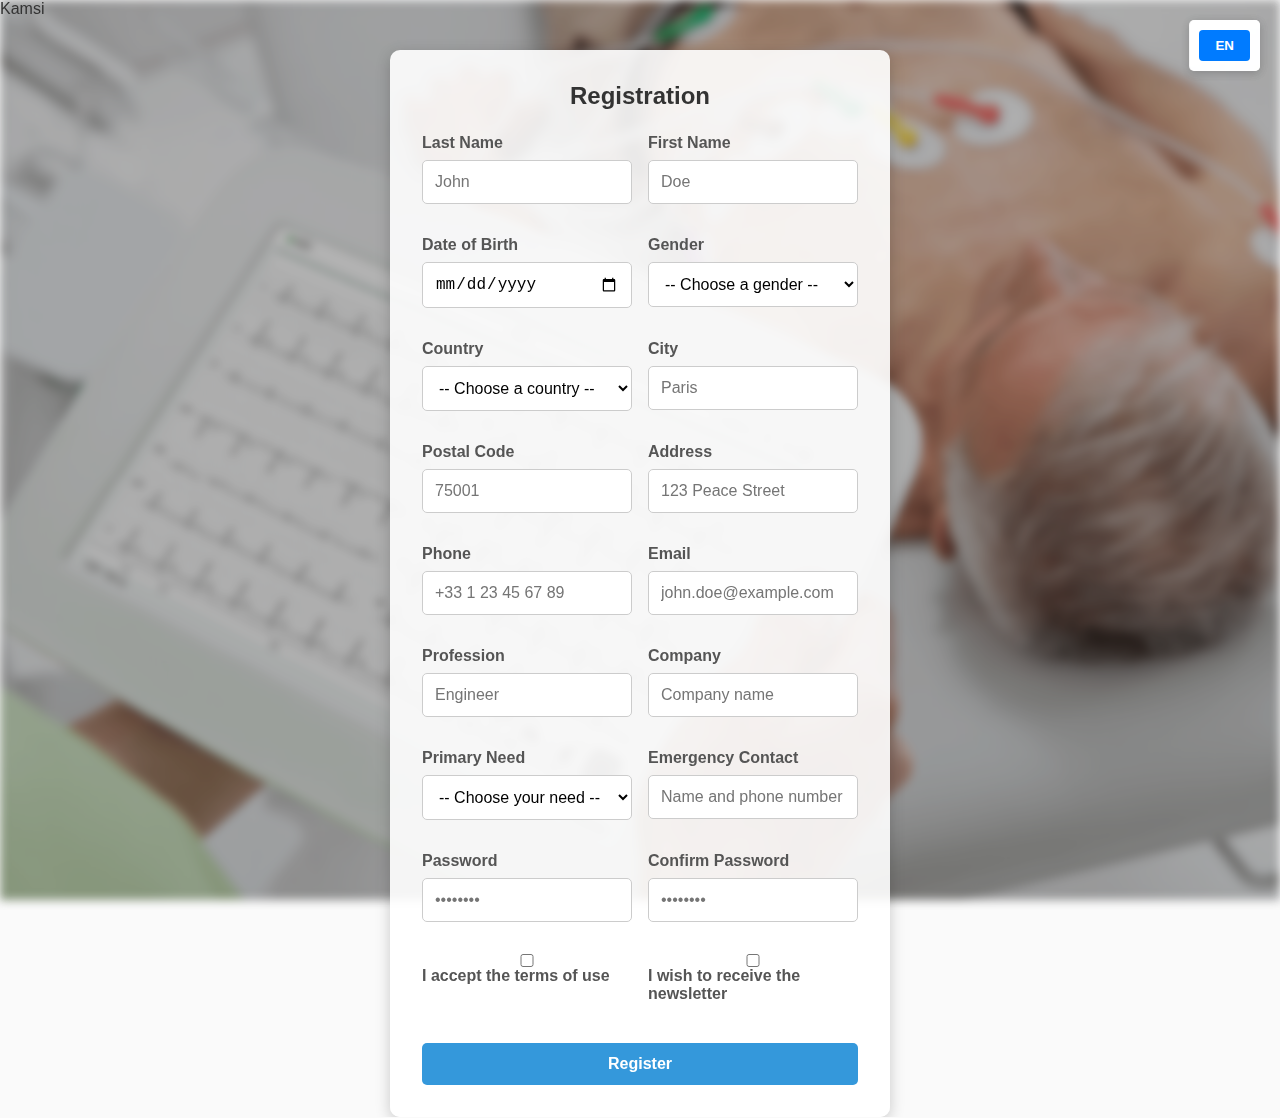
<file: register-en.html>
<!DOCTYPE html>
<html lang="en">
<head>
  <meta charset="UTF-8">
  <title>Registration</title>
  <link rel="stylesheet" href="register.css">
  <link rel="stylesheet" href="phone.css">
  <script src="language-switcher.js"></script>
  
</head>
<body>

  <header class="header">
    Kamsi
  </header>
  <main class="regform-container">

  <div class="regform-split">

  <div class="background"></div>
  <main class="form-container">
    <h2>Registration</h2>
    <form action="#" method="post">
      <div class="form-group">
        <div class="input-field">
          <label for="nom">Last Name</label>
          <input type="text" id="nom" name="nom" placeholder="John" required>
        </div>
        <div class="input-field">
          <label for="prenom">First Name</label>
          <input type="text" id="prenom" name="prenom" placeholder="Doe" required>
        </div>
      </div>
      
      <div class="form-group">
        <div class="input-field">
          <label for="date_naissance">Date of Birth</label>
          <input type="date" id="date_naissance" name="date_naissance" required>
        </div>
        <div class="input-field">
          <label for="genre">Gender</label>
          <select id="genre" name="genre" required>
            <option value="">-- Choose a gender --</option>
            <option value="homme">Male</option>
            <option value="femme">Female</option>
            <option value="autre">Other</option>
          </select>
        </div>
      </div>

      <div class="form-group">
        <div class="input-field">
          <label for="pays">Country</label>
          <select id="pays" name="pays" required>
            <option value="">-- Choose a country --</option>
            <option value="France">France</option>
            <option value="Belgique">Belgium</option>
            <option value="Suisse">Switzerland</option>
            <option value="Canada">Canada</option>
            <option value="US">United States</option>
            <option value="Autre">Other</option>
          </select>
        </div>
        <div class="input-field">
          <label for="ville">City</label>
          <input type="text" id="ville" name="ville" placeholder="Paris" required>
        </div>
      </div>

      <div class="form-group">
        <div class="input-field">
          <label for="code_postal">Postal Code</label>
          <input type="text" id="code_postal" name="code_postal" placeholder="75001" required>
        </div>
        <div class="input-field">
          <label for="adresse">Address</label>
          <input type="text" id="adresse" name="adresse" placeholder="123 Peace Street" required>
        </div>
      </div>

      <div class="form-group">
        <div class="input-field">
          <label for="telephone">Phone</label>
          <input type="tel" id="telephone" name="telephone" placeholder="+33 1 23 45 67 89" required>
        </div>
        <div class="input-field">
          <label for="email">Email</label>
          <input type="email" id="email" name="email" placeholder="john.doe@example.com" required>
        </div>
      </div>

      <div class="form-group">
        <div class="input-field">
          <label for="profession">Profession</label>
          <input type="text" id="profession" name="profession" placeholder="Engineer">
        </div>
        <div class="input-field">
          <label for="entreprise">Company</label>
          <input type="text" id="entreprise" name="entreprise" placeholder="Company name">
        </div>
      </div>

      <div class="form-group">
        <div class="input-field">
          <label for="besoin">Primary Need</label>
          <select id="besoin" name="besoin" required>
            <option value="">-- Choose your need --</option>
            <option value="surveillance">Cardiac monitoring</option>
            <option value="prevention">Prevention</option>
            <option value="suivi">Medical follow-up</option>
            <option value="urgence">Emergency</option>
            <option value="autre">Other</option>
          </select>
        </div>
       
        <div class="input-field">
          <label for="urgence_contact">Emergency Contact</label>
          <input type="text" id="urgence_contact" name="urgence_contact" placeholder="Name and phone number">
        </div>
      </div>

      <div class="form-group">
        <div class="input-field">
          <label for="password">Password</label>
          <input type="password" id="password" name="password" placeholder="••••••••" required>
        </div>
        <div class="input-field">
          <label for="confirm">Confirm Password</label>
          <input type="password" id="confirm" name="confirm" placeholder="••••••••" required>
        </div>
      </div>

      <div class="form-group">
        <div class="input-field checkbox-field">
          <input type="checkbox" id="conditions" name="conditions" required>
          <label for="conditions">I accept the terms of use</label>
        </div>
        <div class="input-field checkbox-field">
          <input type="checkbox" id="newsletter" name="newsletter">
          <label for="newsletter">I wish to receive the newsletter</label>
        </div>
      </div>

      <button type="submit" class="button">Register</button>
    </form>
  </main>
  
</body>
</html>
</file>
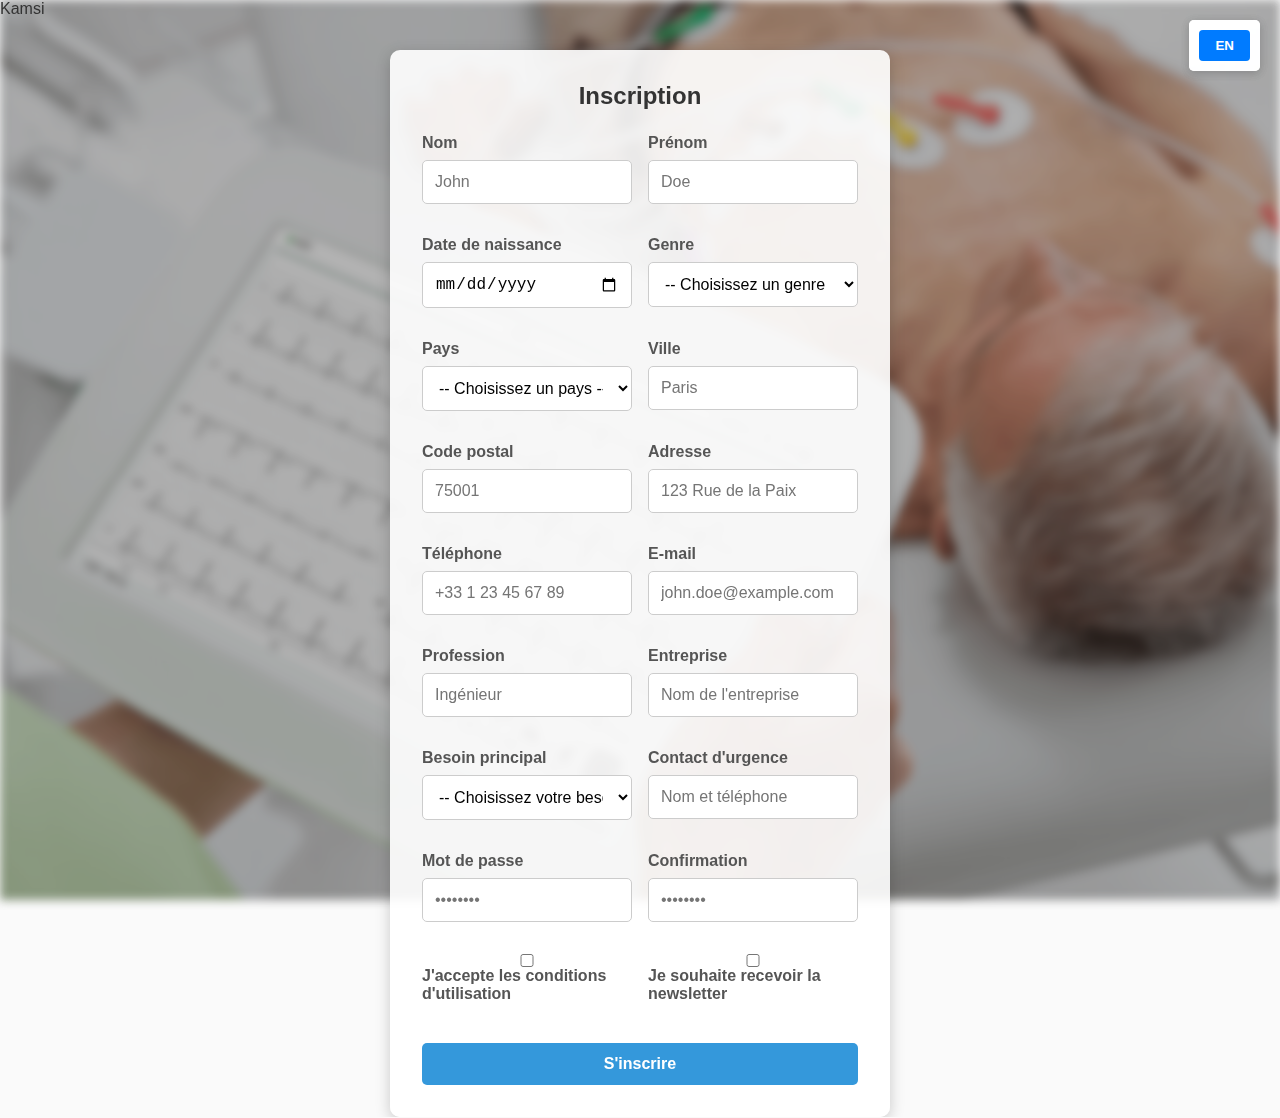
<file: register.html>
<!DOCTYPE html>
<html lang="fr">
<head>
  <meta charset="UTF-8">
  <title>Inscription</title>
  <link rel="stylesheet" href="register.css">
  <link rel="stylesheet" href="phone.css">
  <script src="language-switcher.js"></script>
  
</head>
<body>

  <header class="header">
    Kamsi
  </header>
  <main class="regform-container">

  <div class="regform-split">

  <div class="background"></div>
  <main class="form-container">
    <h2>Inscription</h2>
    <form action="#" method="post">
      <div class="form-group">
        <div class="input-field">
          <label for="nom">Nom</label>
          <input type="text" id="nom" name="nom" placeholder="John" required>
        </div>
        <div class="input-field">
          <label for="prenom">Prénom</label>
          <input type="text" id="prenom" name="prenom" placeholder="Doe" required>
        </div>
      </div>
      
      <div class="form-group">
        <div class="input-field">
          <label for="date_naissance">Date de naissance</label>
          <input type="date" id="date_naissance" name="date_naissance" required>
        </div>
        <div class="input-field">
          <label for="genre">Genre</label>
          <select id="genre" name="genre" required>
            <option value="">-- Choisissez un genre --</option>
            <option value="homme">Homme</option>
            <option value="femme">Femme</option>
            <option value="autre">Autre</option>
          </select>
        </div>
      </div>

      <div class="form-group">
        <div class="input-field">
          <label for="pays">Pays</label>
          <select id="pays" name="pays" required>
            <option value="">-- Choisissez un pays --</option>
            <option value="France">France</option>
            <option value="Belgique">Belgique</option>
            <option value="Suisse">Suisse</option>
            <option value="Canada">Canada</option>
            <option value="US">États-Unis</option>
            <option value="Autre">Autre</option>
          </select>
        </div>
        <div class="input-field">
          <label for="ville">Ville</label>
          <input type="text" id="ville" name="ville" placeholder="Paris" required>
        </div>
      </div>

      <div class="form-group">
        <div class="input-field">
          <label for="code_postal">Code postal</label>
          <input type="text" id="code_postal" name="code_postal" placeholder="75001" required>
        </div>
        <div class="input-field">
          <label for="adresse">Adresse</label>
          <input type="text" id="adresse" name="adresse" placeholder="123 Rue de la Paix" required>
        </div>
      </div>

      <div class="form-group">
        <div class="input-field">
          <label for="telephone">Téléphone</label>
          <input type="tel" id="telephone" name="telephone" placeholder="+33 1 23 45 67 89" required>
        </div>
        <div class="input-field">
          <label for="email">E-mail</label>
          <input type="email" id="email" name="email" placeholder="john.doe@example.com" required>
        </div>
      </div>

      <div class="form-group">
        <div class="input-field">
          <label for="profession">Profession</label>
          <input type="text" id="profession" name="profession" placeholder="Ingénieur">
        </div>
        <div class="input-field">
          <label for="entreprise">Entreprise</label>
          <input type="text" id="entreprise" name="entreprise" placeholder="Nom de l'entreprise">
        </div>
      </div>

      <div class="form-group">
        <div class="input-field">
          <label for="besoin">Besoin principal</label>
          <select id="besoin" name="besoin" required>
            <option value="">-- Choisissez votre besoin --</option>
            <option value="surveillance">Surveillance cardiaque</option>
            <option value="prevention">Prévention</option>
            <option value="suivi">Suivi médical</option>
            <option value="urgence">Urgence</option>
            <option value="autre">Autre</option>
          </select>
        </div>
       

      
        <div class="input-field">
          <label for="urgence_contact">Contact d'urgence</label>
          <input type="text" id="urgence_contact" name="urgence_contact" placeholder="Nom et téléphone">
        </div>
      </div>

      <div class="form-group">
        <div class="input-field">
          <label for="password">Mot de passe</label>
          <input type="password" id="password" name="password" placeholder="••••••••" required>
        </div>
        <div class="input-field">
          <label for="confirm">Confirmation</label>
          <input type="password" id="confirm" name="confirm" placeholder="••••••••" required>
        </div>
      </div>

      <div class="form-group">
        <div class="input-field checkbox-field">
          <input type="checkbox" id="conditions" name="conditions" required>
          <label for="conditions">J'accepte les conditions d'utilisation</label>
        </div>
        <div class="input-field checkbox-field">
          <input type="checkbox" id="newsletter" name="newsletter">
          <label for="newsletter">Je souhaite recevoir la newsletter</label>
        </div>
      </div>

      <button type="submit" class="button">S'inscrire</button>
    </form>
  </main>
  
</body>
</html>
</file>
<file: index.css>
/* Styles généraux et réinitialisation */
* {
  margin: 0;
  padding: 0;
  box-sizing: border-box;
}
html {
  scroll-behavior: smooth;
}
body {
  font-family: 'Segoe UI', Tahoma, Geneva, Verdana, sans-serif;
  line-height: 1.6;
  background-color: #f8f9fa;
  color: #333;
  overflow-x: hidden;
}
.container {
  width: 90%;
  max-width: 1200px;
  margin: 0 auto;
  padding: 20px 0;
}

/* HEADER */
.site-header {
  background: #fff;
  border-bottom: 1px solid #eaeaea;
  padding: 15px 0;
  position: sticky;
  top: 0;
  z-index: 1000;
  box-shadow: 0 2px 10px rgba(0,0,0,0.1);
}
.site-header .container {
  display: grid;
  grid-template-columns: 1fr auto 1fr;
  align-items: center;
  padding: 0 20px;
  gap: 20px;
}
.header-left {
  display: flex;
  align-items: center;
  gap: 15px;
}
.header-right {
  display: flex;
  justify-content: flex-end;
  align-items: center;
}
.logo-container {
  text-align: center;
}
.logo {
  font-size: 1.4rem;
  font-weight: 700;
  color: #007bff;
  text-decoration: none;
  text-transform: uppercase;
  letter-spacing: 0.5px;
}
.logo-center {
  font-size: 1.8rem;
  font-weight: 800;
  color: #007bff;
  text-decoration: none;
  text-transform: uppercase;
  letter-spacing: 1px;
}
nav {
  display: flex;
  gap: 20px;
  align-items: center;
}
nav a.btn {
  padding: 10px 20px;
  border-radius: 25px;
  text-decoration: none;
  font-weight: 600;
  font-size: 0.9rem;
  transition: all 0.3s ease;
}
.btn-primary {
  background-color: #007bff;
  color: #fff;
}
.btn-primary:hover {
  background-color: #0056b3;
  transform: translateY(-2px);
  box-shadow: 0 4px 12px rgba(0,123,255,0.3);
}

/* Icônes dans la navigation */
.email-icon {
  font-size: 1.3em;
  color: #007bff;
  text-decoration: none;
  transition: color 0.3s ease;
  padding: 8px;
  border-radius: 50%;
}
.email-icon:hover {
  color: #0056b3;
  background-color: rgba(0,123,255,0.1);
}
.language-selector {
  display: flex;
  align-items: center;
  gap: 5px;
}
.language-selector a {
  color: #007bff;
  text-decoration: none;
  font-weight: 600;
  padding: 5px 8px;
  border-radius: 4px;
  transition: all 0.3s ease;
}
.language-selector a:hover {
  background-color: rgba(0,123,255,0.1);
  color: #0056b3;
}

/* Bouton hamburger amélioré */
.burger-menu {
  display: inline-block;
  cursor: pointer;
  padding: 10px;
  border-radius: 8px;
  transition: background-color 0.3s ease;
}
.burger-menu:hover {
  background-color: rgba(0,123,255,0.1);
}
.burger-menu .bar {
  width: 25px;
  height: 3px;
  background-color: #007bff;
  margin: 5px 0;
  transition: 0.4s;
  border-radius: 2px;
}

/* Panneau latéral amélioré */
.side-panel {
  height: 100%;
  width: 0;
  position: fixed;
  z-index: 1000;
  top: 0;
  left: 0;
  background-color: #fff;
  overflow-x: hidden;
  transition: 0.5s ease;
  box-shadow: 2px 0 15px rgba(0,0,0,0.2);
}
.side-panel.open {
  width: 300px;
}
.side-panel-header {
  padding: 20px;
  border-bottom: 1px solid #eaeaea;
  display: flex;
  justify-content: flex-end;
}
.close-btn {
  cursor: pointer;
  padding: 10px;
  border-radius: 8px;
  transition: background-color 0.3s ease;
}
.close-btn:hover {
  background-color: rgba(0,0,0,0.1);
}
.close-icon {
  position: relative;
  width: 20px;
  height: 20px;
}
.close-icon span {
  position: absolute;
  top: 50%;
  left: 0;
  width: 100%;
  height: 2px;
  background-color: #333;
  transition: 0.3s ease;
}
.close-icon span:first-child {
  transform: rotate(45deg);
}
.close-icon span:last-child {
  transform: rotate(-45deg);
}
.close-btn:hover .close-icon span {
  background-color: #007bff;
}
.side-panel-content {
  padding: 20px 0;
}
.side-link {
  display: block;
  padding: 15px 30px;
  text-decoration: none;
  font-size: 1.1rem;
  font-weight: 700;
  color: #333;
  text-transform: uppercase;
  letter-spacing: 0.5px;
  transition: all 0.3s ease;
  border-left: 4px solid transparent;
}
.side-link:hover {
  background-color: rgba(0,123,255,0.1);
  color: #007bff;
  border-left-color: #007bff;
  padding-left: 35px;
}
.side-link.active {
  background-color: rgba(0,123,255,0.1);
  color: #007bff;
  border-left-color: #007bff;
}

/* HERO */
.hero {
  background: linear-gradient(135deg, rgba(0,86,179,0.9), rgba(0,123,255,0.8)), url('Photo/ECG-blog_how-to-interpret_1.png') center/cover no-repeat;
  color: #fff;
  text-align: center;
  padding: 80px 20px;
  min-height: 60vh;
  display: flex;
  align-items: center;
  justify-content: center;
}
.hero h1 {
  font-size: 2.5rem;
  margin-bottom: 20px;
  font-weight: 800;
  text-shadow: 2px 2px 4px rgba(0,0,0,0.3);
}
.hero .subtitle {
  font-size: 1.2rem;
  opacity: 0.95;
  max-width: 600px;
  line-height: 1.5;
}

/* TIMELINE */
.features-timeline {
  padding: 60px 0;
}
.features-timeline .timeline-item {
  display: grid;
  grid-template-columns: 1fr 1fr;
  gap: 60px;
  align-items: center;
  margin-bottom: 100px;
}

/* Par défaut : image à gauche, texte à droite */
.timeline-item .image {
  order: 1;
}
.timeline-item .text {
  order: 2;
  padding: 20px;
}

/* Pour les éléments reverse : image à droite, texte à gauche */
.timeline-item.reverse .image {
  order: 2;
}
.timeline-item.reverse .text {
  order: 1;
}

.timeline-item .text h2 {
  color: #007bff;
  font-size: 1.8rem;
  margin-bottom: 15px;
  font-weight: 700;
}
.timeline-item .text p {
  font-size: 1.1rem;
  line-height: 1.7;
  color: #555;
}
.timeline-item .image img {
  width: 100%;
  height: 400px;
  border-radius: 15px;
  object-fit: cover;
  box-shadow: 0 10px 30px rgba(0,0,0,0.1);
  transition: transform 0.3s ease;
}
.timeline-item .image img:hover {
  transform: scale(1.05);
}

/* CTA BOTTOM */
.cta-bottom {
  background: linear-gradient(135deg, #eaf4ff, #d1ecf1);
  text-align: center;
  padding: 60px 20px;
  border-radius: 20px;
  margin: 40px 0;
}
.cta-bottom p {
  font-size: 1.3rem;
  margin-bottom: 25px;
  font-weight: 600;
  color: #2c3e50;
}
.btn-secondary {
  text-decoration: none;
  background: linear-gradient(135deg, #28a745, #20c997);
  color: #fff;
  padding: 15px 30px;
  border-radius: 50px;
  font-weight: 600;
  font-size: 1.1rem;
  transition: transform 0.3s ease, box-shadow 0.3s ease;
}
.btn-secondary:hover {
  transform: translateY(-3px);
  box-shadow: 0 8px 25px rgba(40,167,69,0.4);
}

/* PARTENAIRES */
#partenaires {
  padding: 60px 0;

}
.swiper { max-width: 1000px; margin: auto; }
.swiper-slide img {
  max-width: 120px;
  max-height: 80px;
  filter: grayscale(100%);
  opacity: 0.7;
  transition: all 0.3s ease;
}
.swiper-slide img:hover { filter: grayscale(0); opacity: 1; transform: scale(1.1); }

/* FOOTER */
.site-footer {
  background: linear-gradient(135deg, #2c3e50, #34495e);
  color: #fff;
  padding: 40px 0;
  text-align: center;
}
.site-footer a { color: #3498db; text-decoration: none; transition: color 0.3s; }
.site-footer a:hover { color: #5dade2; }

/* MODAL */
.modal {
  display: none; position: fixed; inset: 0;
  background-color: rgba(0,0,0,0.7);
  backdrop-filter: blur(5px);
  justify-content: center; align-items: center;
}
.modal-content {
  background: #fff;
  padding: 30px;
  border-radius: 15px;
  width: 90%; max-width: 600px;
  max-height: 80vh; overflow-y: auto;
}
.modal-close {
  position: absolute; top: 15px; right: 20px;
  font-size: 2rem; cursor: pointer; color: #666;
  transition: color 0.3s;
}
.modal-close:hover { color: #333; }

/* RESPONSIVE : Breakpoints mobiles */
@media (max-width: 1024px) {
  .hero { min-height: 50vh; padding: 60px 20px; }
  .hero h1 { font-size: 2rem; }
  .timeline-item { margin-bottom: 60px; }
  .features-timeline .timeline-item {
    gap: 40px;
  }
  
  /* Header responsive */
  .site-header .container {
    grid-template-columns: auto 1fr auto;
    gap: 15px;
  }
  .logo {
    font-size: 1.3rem;
  }
  .logo-center {
    font-size: 1.6rem;
  }
}
@media (max-width: 768px) {
  .site-header .container { 
    padding: 0 15px; 
    grid-template-columns: 1fr;
    gap: 10px;
  }
  .header-left {
    justify-content: flex-start;
  }
  .logo-container {
    order: -1;
    text-align: center;
  }
  .header-right {
    justify-content: center;
  }
  nav { 
    flex-wrap: wrap;
    justify-content: center;
    gap: 15px;
  }
  nav a.btn { 
    padding: 8px 16px; 
    font-size: 0.85rem; 
  }
  .email-icon {
    font-size: 1.2em;
  }
  .language-selector a {
    font-size: 0.85rem;
  }
  
  .hero { min-height: 40vh; }
  .hero h1 { font-size: 1.8rem; }
  .hero .subtitle { font-size: 1rem; }
  
  /* Sur tablette : garder l'alternance mais réduire l'espacement */
  .features-timeline .timeline-item {
    gap: 30px;
    margin-bottom: 80px;
  }
  .timeline-item .image img {
    height: 300px;
  }
  
  /* Panneau latéral responsive */
  .side-panel.open {
    width: 280px;
  }
  .side-link {
    font-size: 1rem;
    padding: 12px 25px;
  }
}
@media (max-width: 480px) {
  .hero { min-height: 30vh; padding: 40px 15px; }
  .hero h1 { font-size: 1.5rem; }
  .features-timeline { padding: 40px 0; }
  .cta-bottom { margin: 20px 15px; padding: 30px 15px; }
  .cta-bottom p { font-size: 1rem; }
  
  /* Header mobile */
  .site-header .container {
    padding: 0 10px;
  }
  .logo {
    font-size: 1.2rem;
  }
  .logo-center {
    font-size: 1.4rem;
  }
  nav {
    gap: 10px;
  }
  nav a.btn {
    padding: 6px 12px;
    font-size: 0.8rem;
  }
  .email-icon {
    font-size: 1.1em;
    padding: 6px;
  }
  .language-selector a {
    font-size: 0.8rem;
    padding: 4px 6px;
  }
  
  /* Sur mobile : passer en colonne pour tous les éléments */
  .features-timeline .timeline-item {
    grid-template-columns: 1fr;
    gap: 20px;
    margin-bottom: 60px;
  }
  
  /* Réinitialiser l'ordre pour mobile */
  .timeline-item .image,
  .timeline-item.reverse .image {
    order: 1;
  }
  .timeline-item .text,
  .timeline-item.reverse .text {
    order: 2;
  }
  
  .timeline-item .image img {
    height: 250px;
  }
  
  .timeline-item .text h2 {
    font-size: 1.5rem;
  }
  
  .timeline-item .text p {
    font-size: 1rem;
  }
  
  /* Panneau latéral mobile */
  .side-panel.open {
    width: 100%;
  }
  .side-panel-header {
    padding: 15px;
  }
  .side-link {
    font-size: 0.95rem;
    padding: 15px 20px;
  }
}

/* Animations */
@keyframes fadeInUp { from { opacity: 0; transform: translateY(30px); } to { opacity: 1; transform: translateY(0); } }
timeline-item { animation: fadeInUp 0.6s ease-out; }

/* Accessibilité */
.btn:focus, a:focus { outline: 2px solid #007bff; outline-offset: 2px; }

@media (max-width: 480px) {
  .site-header .container {
    flex-direction: column;
    align-items: flex-start;
    gap: 10px;
  }

  nav {
    flex-wrap: wrap;
    justify-content: flex-start;
    width: 100%;
  }

  nav a.btn {
    margin-top: 5px;
  }
}
</file>
<file: A_propos.css>
/* Styles généraux et réinitialisation */
* {
  box-sizing: border-box;
  margin: 0;
  padding: 0;
}
body {
  font-family: Arial, sans-serif;
  color: #333;
  line-height: 1.6;
  background-color: #fafafa;
  font-size: 16px; /* base comfortable for mobile */
}
.container {
  width: 90%;
  max-width: 1000px;
  margin: auto;
}

/* En-tête : barre fixe en haut */
.site-header {
  background-color: #fff;
  box-shadow: 0 2px 5px rgba(0,0,0,0.1);
  position: sticky;
  top: 0;
  z-index: 1000;
}
.site-header .container {
  display: flex;
  align-items: center;
  justify-content: space-between;
  padding: 1rem 0;
}
.logo {
  font-size: 1.5rem;
  font-weight: bold;
  color: #3498db;
  text-decoration: none;
}
.nav ul {
  list-style: none;
  display: flex;
  gap: 1.5rem;
}
.nav a {
  text-decoration: none;
  color: #555;
  font-weight: 500;
}
.nav a:hover {
  color: #3498db;
}

/* Hero principal */
.hero {
  position: relative;
  height: 60vh;               /* réduit sur mobile */
  min-height: 300px;          /* pas trop petit */
  background: url('Photo/ECG-blog_how-to-interpret_1.png') center/cover no-repeat;
  display: flex;
  align-items: center;
  color: #fff;
}
.hero-overlay {
  position: absolute;
  inset: 0;
  background: rgba(0,0,0,0.5);
}
.hero .container {
  position: relative;
  text-align: center;
  z-index: 1;
}
.hero h1 {
  font-size: 2rem;            /* adaptée en mobile */
  margin-bottom: 1rem;
}
.hero p {
  max-width: 90%;
  margin: 0 auto 1.5rem;
  font-size: 1rem;
  line-height: 1.4;
}
.btn {
  background-color: #3498db;
  color: #fff;
  padding: 0.6rem 1.2rem;
  text-decoration: none;
  font-weight: bold;
  border-radius: 5px;
  font-size: 0.95rem;
}
.btn:hover {
  background-color: #2980b9;
}

/* Section Mission */
.mission {
  background-color: #fff;
  padding: 2rem 1rem;
}
.mission h2 {
  text-align: center;
  color: #3498db;
  margin-bottom: 1rem;
  font-size: 1.8rem;
}
.mission p {
  margin: 1rem 0;
  font-size: 1rem;
}

/* Section Valeurs */
.valeurs {
  background-color: #f2f6f9;
  padding: 2rem 1rem;
}
.valeurs h2 {
  text-align: center;
  color: #3498db;
  margin-bottom: 1.5rem;
  font-size: 1.8rem;
}
.valeurs-grid {
  display: grid;
  gap: 1.5rem;
  grid-template-columns: repeat(auto-fit, minmax(250px, 1fr));
}
.valeur-item {
  background: #fff;
  padding: 1.5rem;
  border-radius: 8px;
  text-align: center;
  box-shadow: 0 4px 10px rgba(0,0,0,0.05);
}
.valeur-item i {
  font-size: 2rem;
  color: #3498db;
  margin-bottom: 0.75rem;
}
.valeur-item h3 {
  margin-bottom: 0.5rem;
  color: #333;
  font-size: 1.2rem;
}
.valeur-item p {
  font-size: 0.95rem;
  color: #555;
  line-height: 1.4;
}

/* Section Équipe */
.equipe {
  background-color: #fff;
  padding: 2rem 1rem;
}
.equipe h2 {
  text-align: center;
  color: #3498db;
  margin-bottom: 1.5rem;
  font-size: 1.8rem;
}
.team-grid {
  display: grid;
  gap: 1.5rem;
  grid-template-columns: repeat(auto-fit, minmax(180px, 1fr));
  justify-items: center;
}
.card {
  width: 100%;
  max-width: 200px;
  aspect-ratio: 3/4;         /* maintient ratio fixe */
  perspective: 1000px;
  position: relative;
}
.card-front, .card-back {
  width: 100%;
  height: 100%;
  border-radius: 8px;
  backface-visibility: hidden;
  overflow: hidden;
  position: absolute;
  top: 0; left: 0;
  box-shadow: 0 4px 10px rgba(0,0,0,0.1);
  transition: transform 0.6s;
}
.card-front {
  background-color: #fff;
  text-align: center;
}
.card-front img {
  width: 100%;
  height: 60%;
  object-fit: cover;
}
.card-front h3 {
  margin: 0.5rem 0 0;
  font-size: 1rem;
}
.card-front p {
  font-size: 0.85rem;
  color: #777;
}
.card-back {
  background-color: #3498db;
  color: #fff;
  transform: rotateY(180deg);
  display: flex;
  align-items: center;
  justify-content: center;
  padding: 1rem;
  text-align: center;
}
.card:hover .card-front {
  transform: rotateY(180deg);
}
.card:hover .card-back {
  transform: rotateY(360deg);
}

/* Pied de page */
.site-footer {
  background-color: #333;
  color: #fff;
  text-align: center;
  padding: 1rem 0;
}
.site-footer p {
  margin: 0;
  font-size: 0.85rem;
}

/* Section Fondateur */
.founder {
  padding: 80px 0;
  background: linear-gradient(135deg, #f8f9fa 0%, #e9ecef 100%);
  position: relative;
}

.founder::before {
  content: '';
  position: absolute;
  top: 0;
  left: 0;
  right: 0;
  bottom: 0;
  background: url('data:image/svg+xml,<svg xmlns="http://www.w3.org/2000/svg" viewBox="0 0 100 100"><defs><pattern id="grain" width="100" height="100" patternUnits="userSpaceOnUse"><circle cx="50" cy="50" r="1" fill="%23ffffff" opacity="0.1"/></pattern></defs><rect width="100" height="100" fill="url(%23grain)"/></svg>');
  opacity: 0.3;
}

.founder-content {
  display: grid;
  grid-template-columns: 1fr 2fr;
  gap: 60px;
  align-items: center;
  position: relative;
  z-index: 2;
}

.founder-image {
  display: flex;
  justify-content: center;
  align-items: center;
}

.founder-photo {
  width: 300px;
  height: 300px;
  border-radius: 50%;
  object-fit: cover;
  box-shadow: 0 20px 40px rgba(0, 123, 255, 0.3);
  transition: transform 0.3s ease, box-shadow 0.3s ease;
  border: 4px solid white;
}

.founder-photo:hover {
  transform: translateY(-10px);
  box-shadow: 0 30px 60px rgba(0, 123, 255, 0.4);
}

/* Styles pour le placeholder (gardé pour référence) */
.founder-photo-placeholder {
  width: 300px;
  height: 300px;
  border-radius: 50%;
  background: linear-gradient(135deg, #007bff, #0056b3);
  display: flex;
  flex-direction: column;
  justify-content: center;
  align-items: center;
  color: white;
  box-shadow: 0 20px 40px rgba(0, 123, 255, 0.3);
  transition: transform 0.3s ease, box-shadow 0.3s ease;
}

.founder-photo-placeholder:hover {
  transform: translateY(-10px);
  box-shadow: 0 30px 60px rgba(0, 123, 255, 0.4);
}

.founder-photo-placeholder i {
  font-size: 4rem;
  margin-bottom: 1rem;
  opacity: 0.8;
}

.founder-photo-placeholder p {
  font-size: 1rem;
  font-weight: 500;
  text-align: center;
  margin: 0;
}

.founder-text {
  display: flex;
  flex-direction: column;
  gap: 30px;
}

.founder-quote {
  position: relative;
  padding: 30px;
  background: white;
  border-radius: 15px;
  box-shadow: 0 10px 30px rgba(0, 0, 0, 0.1);
  border-left: 5px solid #007bff;
}

.founder-quote blockquote {
  font-size: 1.3rem;
  font-style: italic;
  line-height: 1.6;
  color: #2c3e50;
  margin: 0;
  position: relative;
  font-weight: 400;
}

.quote-mark {
  color: #007bff;
  font-size: 2rem;
  font-weight: bold;
  line-height: 1;
  display: inline-block;
  margin: 0 5px;
}

.founder-bio h3 {
  font-size: 1.5rem;
  color: #007bff;
  margin-bottom: 15px;
  font-weight: 600;
}

.founder-bio p {
  font-size: 1.1rem;
  line-height: 1.7;
  color: #555;
  margin-bottom: 25px;
}

.founder-actions {
  display: flex;
  gap: 15px;
  flex-wrap: wrap;
}

.founder-actions .btn {
  padding: 12px 25px;
  border-radius: 25px;
  text-decoration: none;
  font-weight: 600;
  transition: all 0.3s ease;
  border: 2px solid transparent;
}

.founder-actions .btn-primary {
  background: linear-gradient(135deg, #007bff, #0056b3);
  color: white;
}

.founder-actions .btn-primary:hover {
  transform: translateY(-2px);
  box-shadow: 0 8px 20px rgba(0, 123, 255, 0.3);
}

.founder-actions .btn-secondary {
  background: transparent;
  color: #007bff;
  border-color: #007bff;
}

.founder-actions .btn-secondary:hover {
  background: #007bff;
  color: white;
  transform: translateY(-2px);
  box-shadow: 0 8px 20px rgba(0, 123, 255, 0.3);
}

/* Media Queries */
@media (max-width: 1024px) {
  .hero {
    height: 50vh;
  }
  .hero h1 {
    font-size: 1.8rem;
  }
  .mission h2,
  .valeurs h2,
  .equipe h2 {
    font-size: 1.6rem;
  }
  
  /* Section fondateur responsive */
  .founder-content {
    gap: 40px;
  }
  .founder-photo {
    width: 250px;
    height: 250px;
  }
  .founder-photo-placeholder {
    width: 250px;
    height: 250px;
  }
  .founder-quote blockquote {
    font-size: 1.2rem;
  }
}
@media (max-width: 768px) {
  .hero {
    height: 40vh;
    min-height: 250px;
  }
  .hero p {
    font-size: 0.9rem;
  }
  .logo {
    font-size: 1.3rem;
  }
  .nav ul {
    gap: 1rem;
  }
  
  /* Section fondateur responsive */
  .founder-content {
    grid-template-columns: 1fr;
    gap: 30px;
    text-align: center;
  }
  .founder-photo {
    width: 200px;
    height: 200px;
  }
  .founder-photo-placeholder {
    width: 200px;
    height: 200px;
  }
  .founder-photo-placeholder i {
    font-size: 3rem;
  }
  .founder-quote {
    padding: 20px;
  }
  .founder-quote blockquote {
    font-size: 1.1rem;
  }
  .founder-actions {
    justify-content: center;
  }
}
@media (max-width: 480px) {
  .hero {
    height: 30vh;
    min-height: 200px;
  }
  .hero h1 {
    font-size: 1.5rem;
  }
  .btn {
    padding: 0.5rem 1rem;
    font-size: 0.85rem;
  }
  .mission p,
  .valeur-item p {
    font-size: 0.85rem;
  }
  .valeur-item h3 {
    font-size: 1.1rem;
  }
  .card-front h3 {
    font-size: 0.95rem;
  }
  
  /* Section fondateur responsive mobile */
  .founder {
    padding: 40px 0;
  }
  .founder-photo {
    width: 150px;
    height: 150px;
  }
  .founder-photo-placeholder {
    width: 150px;
    height: 150px;
  }
  .founder-photo-placeholder i {
    font-size: 2.5rem;
  }
  .founder-photo-placeholder p {
    font-size: 0.9rem;
  }
  .founder-quote {
    padding: 15px;
  }
  .founder-quote blockquote {
    font-size: 1rem;
  }
  .founder-bio h3 {
    font-size: 1.3rem;
  }
  .founder-bio p {
    font-size: 1rem;
  }
  .founder-actions .btn {
    padding: 10px 20px;
    font-size: 0.9rem;
  }
}



@media (max-width: 480px) {
  .site-header .container {
    flex-direction: column;
    align-items: flex-start;
    gap: 10px;
  }

  nav {
    flex-wrap: wrap;
    justify-content: flex-start;
    width: 100%;
  }

  nav a.btn {
    margin-top: 5px;
  }
}
/* === NAVIGATION RESPONSIVE MOBILE === */
@media (max-width: 768px) {
  .site-header .container {
    flex-direction: column;
    align-items: flex-start;
    gap: 10px;
  }

  nav {
    flex-wrap: wrap;
    justify-content: flex-start;
    width: 100%;
    gap: 10px;
  }

  nav a.btn {
    padding: 10px 14px;
    width: 100%;
    text-align: left;
    border: 1px solid #e0e0e0;
  }
}
</file>
<file: register.css>
/* Styles généraux et Responsive */
* {
  box-sizing: border-box;
  margin: 0;
  padding: 0;
}
html, body {
  width: 100%;
  height: 100%;

}

body {
  font-size: 16px; /* base comfortable for mobile */
  
  font-family: Arial, sans-serif;
  background-color: #fafafa;
  /* on enlève le flex centering global pour permettre le scroll */
  display: block;
  overflow-x: hidden;
}

/* Arrière-plan : image pleine largeur avec filtre (flou + obscurci) */
.background {
  position: fixed;
  top: 0;
  left: 0;
  width: 100%;
  height: 100%;
  background-image: url('Photo/ECG-blog_how-to-interpret_1.png');
  background-size: cover;
  background-position: center;
  filter: blur(5px) brightness(0.7);
  z-index: -1;
}

/* Conteneur du formulaire centré */
.form-container {
  background-color: rgba(255, 255, 255, 0.9);
  padding: 2rem;
  border-radius: 10px;
  box-shadow: 0 4px 15px rgba(0, 0, 0, 0.2);
  width: 90%;
  max-width: 500px;
  margin: 2rem auto;
}

/* Titre du formulaire */
.form-container h2 {
  text-align: center;
  margin-bottom: 1.5rem;
  color: #333;
  font-size: 1.5rem;
}

/* Mise en page du formulaire */
.form-group {
  display: flex;
  gap: 1rem;
  flex-wrap: wrap;
}
.input-field {
  flex: 1 1 200px;
  display: flex;
  flex-direction: column;
  margin-bottom: 1rem;
}
.input-field label {
  margin-bottom: 0.5rem;
  font-weight: bold;
  color: #555;
}
.input-field input,
.input-field select,
.form-container textarea {
  padding: 0.75rem;
  border: 1px solid #ccc;
  border-radius: 5px;
  font-size: 1rem;
  background-color: #fff;
  width: 100%;  
}
.input-field input:focus,
.input-field select:focus,
.form-container textarea:focus {
  outline: none;
  border-color: #888;
}

/* Bouton d'envoi */
.button {
  display: block;
  width: 100%;
  padding: 0.75rem;
  font-size: 1rem;
  font-weight: bold;
  color: #fff;
  background-color: #3498db;
  border: none;
  border-radius: 5px;
  cursor: pointer;
  transition: background-color 0.3s ease;
  text-align: center;
  margin-top: 1rem;
}
.button:hover {
  background-color: #2980b9;
}

/* Responsive Breakpoints */
@media (max-width: 768px) {
  .form-container {
    padding: 1.5rem;
    width: 95%;
    margin: 1.5rem auto;
  }
  .form-container h2 {
    font-size: 1.3rem;
  }
  .button {
    padding: 0.65rem;
    font-size: 0.95rem;
  }
}
@media (max-width: 480px) {
  .form-group {
    flex-direction: column;
  }
  .input-field {
    flex: 1 1 100%;
  }
  .form-container h2 {
    font-size: 1.2rem;
  }
  .button {
    padding: 0.6rem;
    font-size: 0.9rem;
  }
}
</file>
<file: phone.css>
/* Styles généraux et responsive propres */

* {
box-sizing: border-box;
margin: 0;
padding: 0;
}

html, body {
width: 100%;
height: 100%;
font-family: 'Segoe UI', Tahoma, Geneva, Verdana, sans-serif;
color: #333;
font-size: 16px;
}

body {
background-color: #fafafa;
overflow-x: hidden;
}

/* Conflits réparés : plus de marqueurs Git, code unifié pour le style du formulaire */

/* Arrière-plan flou */
.background {
position: fixed;
top: 0;
left: 0;
width: 100%;
height: 100%;
background-image: url('Photo/ECG-blog_how-to-interpret_1.png');
background-size: cover;
background-position: center;
filter: blur(5px) brightness(0.7);
z-index: -1;
}

/* Conteneur du formulaire centré /
.form-container {
display: flex;
align-items: center;
justify-content: center;
min-height: calc(100vh - 100px); / ajuster selon header/footer */
padding : 20px; {


}       

.form-container .form-content {
background-color: rgba(255, 255, 255, 0.9);
padding: 2rem;
border-radius: 10px;
box-shadow: 0 4px 15px rgba(0, 0, 0, 0.2);
width: 90%;
max-width: 500px;
}

/* Titre */
.form-content h2 {
text-align: center;
margin-bottom: 1.5rem;
color: #333;
font-size: 1.5rem;
}

/* Champs de formulaire */
.form-group {
display: flex;
gap: 1rem;
flex-wrap: wrap;
margin-bottom: 1rem;
}

.input-field {
flex: 1 1 200px;
display: flex;
flex-direction: column;
}

.input-field label {
margin-bottom: 0.5rem;
font-weight: bold;
color: #555;
}

.input-field input,
.input-field select {
padding: 0.75rem;
border: 1px solid #ccc;
border-radius: 5px;
font-size: 1rem;
background-color: #fff;
width: 100%;
transition: border-color 0.3s;
}

.input-field input:focus,
.input-field select:focus {
outline: none;
border-color: #007bff;
}

/* Bouton */
.button,
.form-content .regform-submit {
display: block;
width: 100%;
padding: 0.75rem;
font-size: 1rem;
font-weight: bold;
color: #fff;
background-color: #3498db;
border: none;
border-radius: 5px;
cursor: pointer;
text-align: center;
margin-top: 1rem;
transition: background-color 0.3s;
}

.button:hover,
.form-content .regform-submit:hover {
background-color: #2980b9;
}

/* Responsive */
@media (max-width: 768px) {
.form-container {
min-height: calc(100vh - 80px);
padding: 15px;
}
.form-content {
padding: 1.5rem;
width: 95%;
}
.form-content h2 {
font-size: 1.3rem;
}
}

@media (max-width: 480px) {
.form-group {
flex-direction: column;
}
.input-field {
flex: 1 1 100%;
}
.form-content h2 {
font-size: 1.2rem;
}
}
</file>
